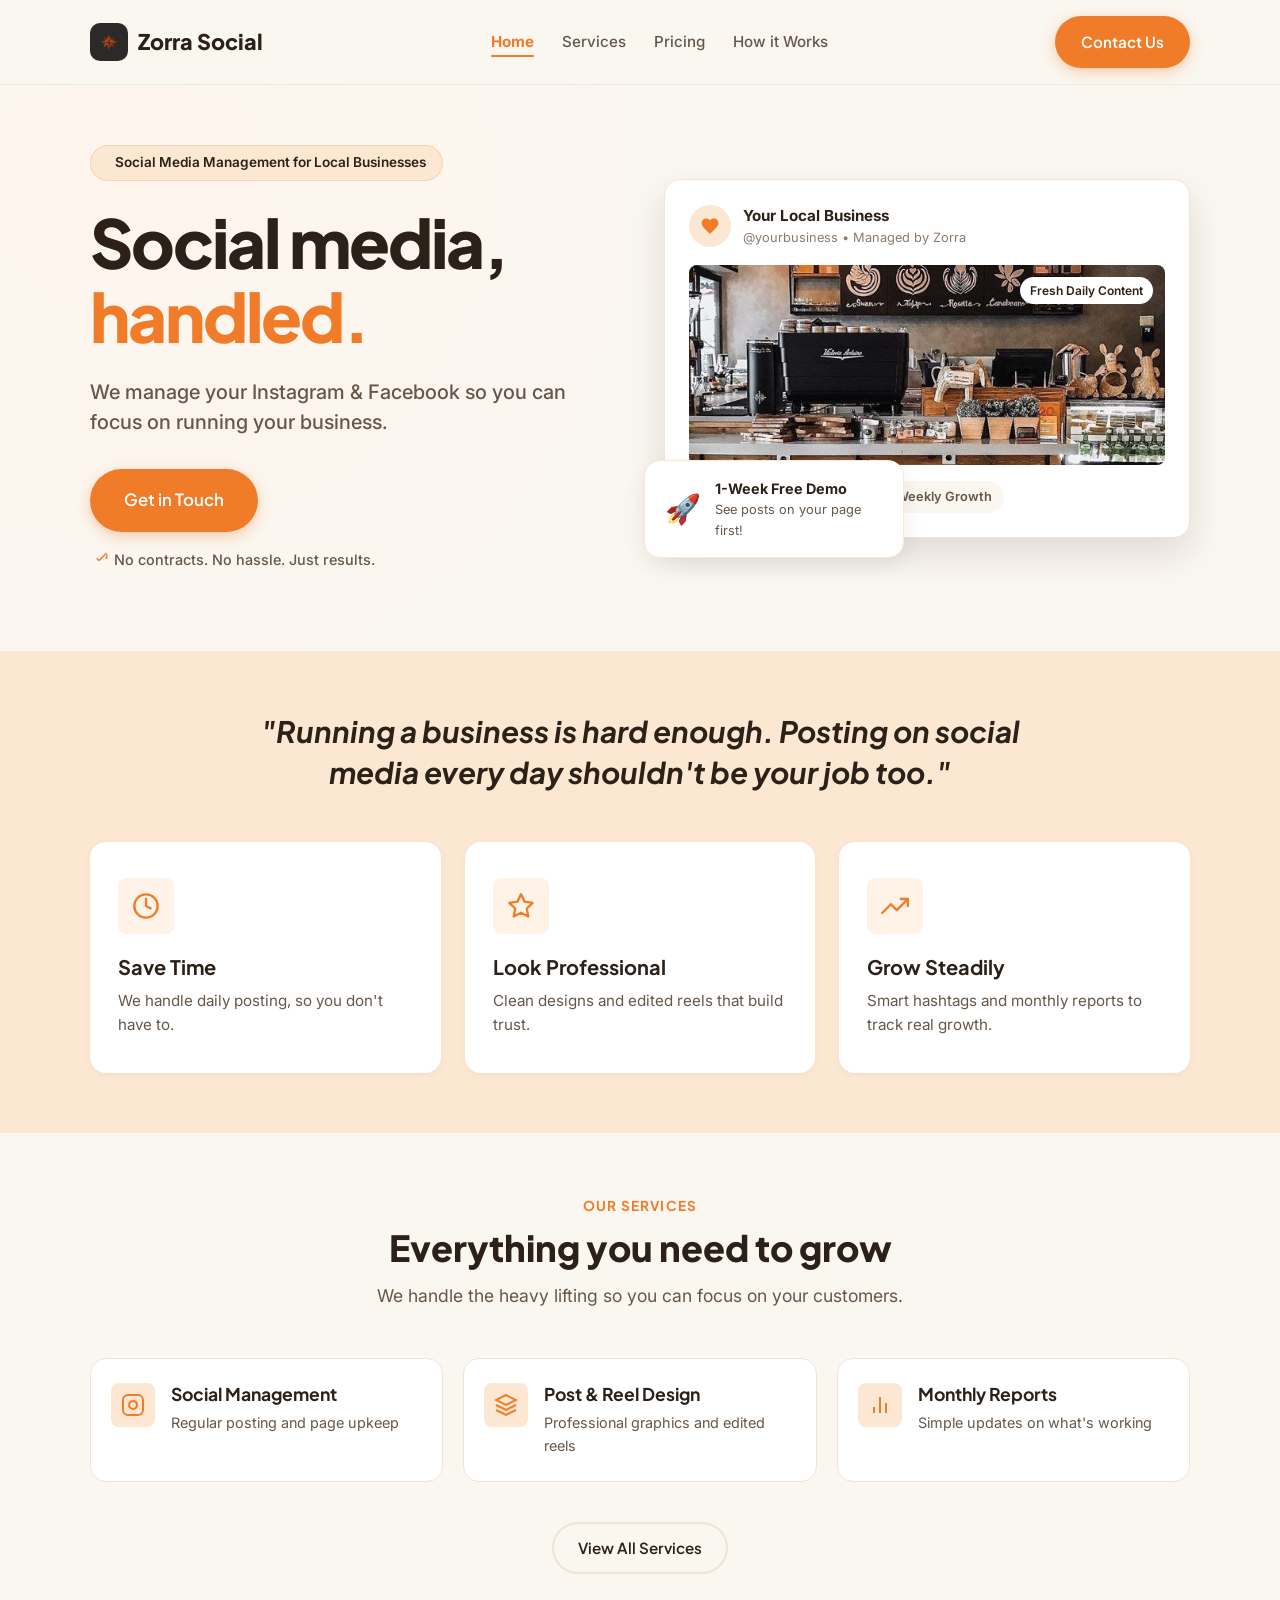
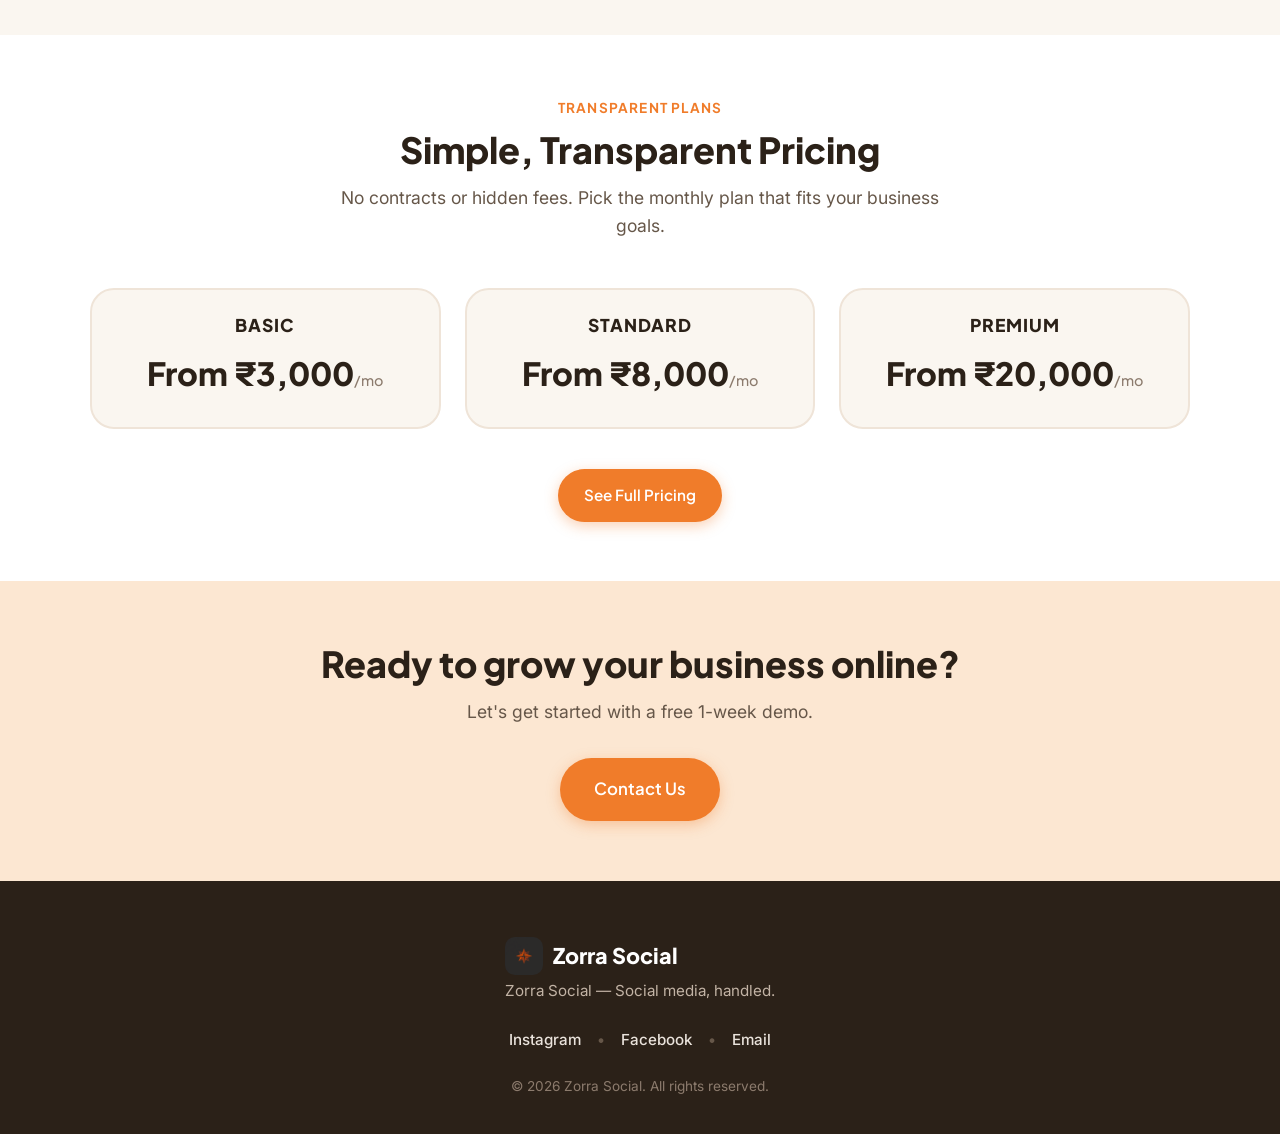
<file: index.html>
<!DOCTYPE html>
<html lang="en">
<head>
  <meta charset="UTF-8">
  <meta name="viewport" content="width=device-width, initial-scale=1.0">
  <title>Zorra Social — Social media, handled.</title>
  <meta name="description" content="We manage Instagram and Facebook for local small businesses. Get in touch for a simple, hassle-free monthly plan.">
  
  <link rel="apple-touch-icon" sizes="180x180" href="favicon_io/apple-touch-icon.png">
  <link rel="icon" type="image/png" sizes="32x32" href="favicon_io/favicon-32x32.png">
  <link rel="icon" type="image/png" sizes="16x16" href="favicon_io/favicon-16x16.png">
  <link rel="shortcut icon" href="favicon_io/favicon.ico">
  <link rel="manifest" href="favicon_io/site.webmanifest">
  <link rel="preconnect" href="https://fonts.googleapis.com">
  <link rel="preconnect" href="https://fonts.gstatic.com" crossorigin>
  <link href="https://fonts.googleapis.com/css2?family=Plus+Jakarta+Sans:wght@500;600;700;800&family=Inter:wght@400;500;600&display=swap" rel="stylesheet">
  <link rel="stylesheet" href="style.css">
</head>
<body>

  <!-- NAVBAR -->
  <nav class="navbar" id="navbar">
    <div class="container nav-container">
      <a href="index.html" class="logo">
        <img src="favicon_io/android-chrome-192x192.png" alt="Zorra Social" class="logo-img">
        <span class="logo-text">Zorra Social</span>
      </a>

      <div class="nav-menu" id="nav-menu">
        <ul class="nav-list">
          <li><a href="index.html" class="nav-link active">Home</a></li>
          <li><a href="services.html" class="nav-link">Services</a></li>
          <li><a href="pricing.html" class="nav-link">Pricing</a></li>
          <li><a href="how-it-works.html" class="nav-link">How it Works</a></li>
        </ul>
        <div class="nav-cta-mobile">
          <a href="contact.html" class="btn btn-primary">Contact Us</a>
        </div>
      </div>

      <div class="nav-actions">
        <a href="contact.html" class="btn btn-primary nav-btn-desktop">Contact Us</a>
        <button class="hamburger" id="hamburger" aria-label="Toggle navigation menu">
          <span></span>
          <span></span>
          <span></span>
        </button>
      </div>
    </div>
  </nav>

  <!-- HERO SECTION -->
  <header class="hero-section">
    <div class="container hero-container">
      <div class="hero-content animate-on-scroll">
        <div class="hero-badge">
          <span></span> Social Media Management for Local Businesses
        </div>
        <h1 class="hero-title">Social media, <span class="highlight-text">handled.</span></h1>
        <p class="hero-subheadline">We manage your Instagram & Facebook so you can focus on running your business.</p>
        
        <div class="hero-cta-group">
          <a href="contact.html" class="btn btn-primary btn-large">Get in Touch</a>
          <p class="hero-guarantee">
            <svg width="18" height="18" viewBox="0 0 24 24" fill="none" stroke="currentColor" stroke-width="2">
              <path d="M22 11.08V12a10 10 10 0 1 1-5.93-9.14"></path>
              <polyline points="22 4 12 14.01 9 11.01"></polyline>
            </svg>
            No contracts. No hassle. Just results.
          </p>
        </div>
      </div>

      <!-- Hero Visual Card Stack -->
      <div class="hero-visual animate-on-scroll">
        <div class="visual-card main-card">
          <div class="card-header">
            <div class="avatar">
              <svg width="20" height="20" viewBox="0 0 24 24" fill="currentColor">
                <path d="M12 21.35l-1.45-1.32C5.4 15.36 2 12.28 2 8.5 2 5.42 4.42 3 7.5 3c1.74 0 3.41.81 4.5 2.09C13.09 3.81 14.76 3 16.5 3 19.58 3 22 5.42 22 8.5c0 3.78-3.4 6.86-8.55 11.54L12 21.35z"/>
              </svg>
            </div>
            <div>
              <span class="profile-name">Your Local Business</span>
              <span class="profile-handle">@yourbusiness • Managed by Zorra</span>
            </div>
          </div>
          <div class="post-preview">
            <div class="post-image-placeholder">
              <img src="img.jpg" alt="">
              <span class="post-tag">Fresh Daily Content</span>
              <div class="post-graphic-icon">
                <svg width="48" height="48" viewBox="0 0 24 24" fill="none" stroke="currentColor" stroke-width="1.5">
                  <rect x="3" y="3" width="18" height="18" rx="2" ry="2"/>
                  <circle cx="8.5" cy="8.5" r="1.5"/>
                  <polyline points="21 15 16 10 5 21"/>
                </svg>
              </div>
            </div>
          </div>
          <div class="post-stats">
            <span class="stat-pill">✨ 100% Done For You</span>
            <span class="stat-pill">📈 Weekly Growth</span>
          </div>
        </div>
        
        <div class="visual-card floating-card">
          <div class="floating-icon">🚀</div>
          <div>
            <strong>1-Week Free Demo</strong>
            <p>See posts on your page first!</p>
          </div>
        </div>
      </div>
    </div>
  </header>

  <!-- PROBLEM / VALUE SECTION -->
  <section class="problem-section" id="value">
    <div class="container animate-on-scroll">
      <div class="section-header center">
        <h2 class="problem-headline" style="font-style: italic;">
          "Running a business is hard enough. Posting on social media every day shouldn't be your job too."
        </h2>
      </div>

      <div class="value-grid">
        <div class="value-card">
          <div class="value-icon">
            <svg width="28" height="28" viewBox="0 0 24 24" fill="none" stroke="currentColor" stroke-width="2" stroke-linecap="round" stroke-linejoin="round">
              <circle cx="12" cy="12" r="10"/>
              <polyline points="12 6 12 12 16 14"/>
            </svg>
          </div>
          <h3>Save Time</h3>
          <p>We handle daily posting, so you don't have to.</p>
        </div>

        <div class="value-card">
          <div class="value-icon">
            <svg width="28" height="28" viewBox="0 0 24 24" fill="none" stroke="currentColor" stroke-width="2" stroke-linecap="round" stroke-linejoin="round">
              <polygon points="12 2 15.09 8.26 22 9.27 17 14.14 18.18 21.02 12 17.77 5.82 21.02 7 14.14 2 9.27 8.91 8.26 12 2"/>
            </svg>
          </div>
          <h3>Look Professional</h3>
          <p>Clean designs and edited reels that build trust.</p>
        </div>

        <div class="value-card">
          <div class="value-icon">
            <svg width="28" height="28" viewBox="0 0 24 24" fill="none" stroke="currentColor" stroke-width="2" stroke-linecap="round" stroke-linejoin="round">
              <polyline points="23 6 13.5 15.5 8.5 10.5 1 18"/>
              <polyline points="17 6 23 6 23 12"/>
            </svg>
          </div>
          <h3>Grow Steadily</h3>
          <p>Smart hashtags and monthly reports to track real growth.</p>
        </div>
      </div>
    </div>
  </section>

  <!-- SERVICES PREVIEW SECTION -->
  <section class="services-section">
    <div class="container animate-on-scroll">
      <div class="section-header center">
        <span class="section-subtitle">OUR SERVICES</span>
        <h2 class="section-title">Everything you need to grow</h2>
        <p class="section-desc">We handle the heavy lifting so you can focus on your customers.</p>
      </div>

      <div class="services-grid" style="margin-bottom: 40px;">
        <!-- Service 1 -->
        <div class="service-card">
          <div class="service-icon-box">
            <svg width="24" height="24" viewBox="0 0 24 24" fill="none" stroke="currentColor" stroke-width="2"><rect x="2" y="2" width="20" height="20" rx="5"/><path d="M16 11.37A4 4 0 1 1 12.63 8 4 4 0 0 1 16 11.37z"/><line x1="17.5" y1="6.5" x2="17.51" y2="6.5"/></svg>
          </div>
          <div class="service-content">
            <h3>Social Management</h3>
            <p>Regular posting and page upkeep</p>
          </div>
        </div>

        <!-- Service 2 -->
        <div class="service-card">
          <div class="service-icon-box">
            <svg width="24" height="24" viewBox="0 0 24 24" fill="none" stroke="currentColor" stroke-width="2"><polygon points="12 2 2 7 12 12 22 7 12 2"/><polyline points="2 17 12 22 22 17"/><polyline points="2 12 12 17 22 12"/></svg>
          </div>
          <div class="service-content">
            <h3>Post & Reel Design</h3>
            <p>Professional graphics and edited reels</p>
          </div>
        </div>

        <!-- Service 3 -->
        <div class="service-card">
          <div class="service-icon-box">
            <svg width="24" height="24" viewBox="0 0 24 24" fill="none" stroke="currentColor" stroke-width="2"><line x1="18" y1="20" x2="18" y2="10"/><line x1="12" y1="20" x2="12" y2="4"/><line x1="6" y1="20" x2="6" y2="14"/></svg>
          </div>
          <div class="service-content">
            <h3>Monthly Reports</h3>
            <p>Simple updates on what's working</p>
          </div>
        </div>
      </div>
      
      <div style="text-align: center;">
        <a href="services.html" class="btn btn-outline">View All Services</a>
      </div>
    </div>
  </section>

  <!-- PRICING PREVIEW SECTION -->
  <section class="pricing-section">
    <div class="container animate-on-scroll">
      <div class="section-header center">
        <span class="section-subtitle">TRANSPARENT PLANS</span>
        <h2 class="section-title">Simple, Transparent Pricing</h2>
        <p class="section-desc">No contracts or hidden fees. Pick the monthly plan that fits your business goals.</p>
      </div>

      <div class="pricing-grid" style="margin-bottom: 40px;">
        <div class="pricing-card" style="padding: 24px; text-align: center; justify-content: center;">
          <h3 class="plan-name">BASIC</h3>
          <div class="plan-price">From ₹3,000<span>/mo</span></div>
        </div>
        <div class="pricing-card" style="padding: 24px; text-align: center; justify-content: center;">
          <h3 class="plan-name">STANDARD</h3>
          <div class="plan-price">From ₹8,000<span>/mo</span></div>
        </div>
        <div class="pricing-card" style="padding: 24px; text-align: center; justify-content: center;">
          <h3 class="plan-name">PREMIUM</h3>
          <div class="plan-price">From ₹20,000<span>/mo</span></div>
        </div>
      </div>
      
      <div style="text-align: center;">
        <a href="pricing.html" class="btn btn-primary">See Full Pricing</a>
      </div>
    </div>
  </section>

  <!-- FINAL CTA SECTION -->
  <section class="how-section">
    <div class="container animate-on-scroll">
      <div class="section-header center" style="margin-bottom: 0;">
        <h2 class="section-title">Ready to grow your business online?</h2>
        <p class="section-desc" style="margin-bottom: 32px;">Let's get started with a free 1-week demo.</p>
        <a href="contact.html" class="btn btn-primary btn-large">Contact Us</a>
      </div>
    </div>
  </section>

  <!-- FOOTER -->
  <footer class="footer">
    <div class="container footer-container">
      <div class="footer-brand">
        <a href="index.html" class="logo">
          <img src="favicon_io/android-chrome-192x192.png" alt="Zorra Social" class="logo-img">
          <span class="logo-text">Zorra Social</span>
        </a>
        <p class="footer-tagline">Zorra Social — Social media, handled.</p>
      </div>

      <div class="footer-socials">
        <a href="#" target="_blank" rel="noopener noreferrer" aria-label="Instagram">Instagram</a>
        <span class="footer-divider">•</span>
        <a href="#" target="_blank" rel="noopener noreferrer" aria-label="Facebook">Facebook</a>
        <span class="footer-divider">•</span>
        <a href="mailto:contact@zorrasocial.com" aria-label="Email">Email</a>
      </div>

      <div class="footer-bottom">
        <p>© 2026 Zorra Social. All rights reserved.</p>
      </div>
    </div>
  </footer>

  <script src="script.js"></script>
</body>
</html>
</file>
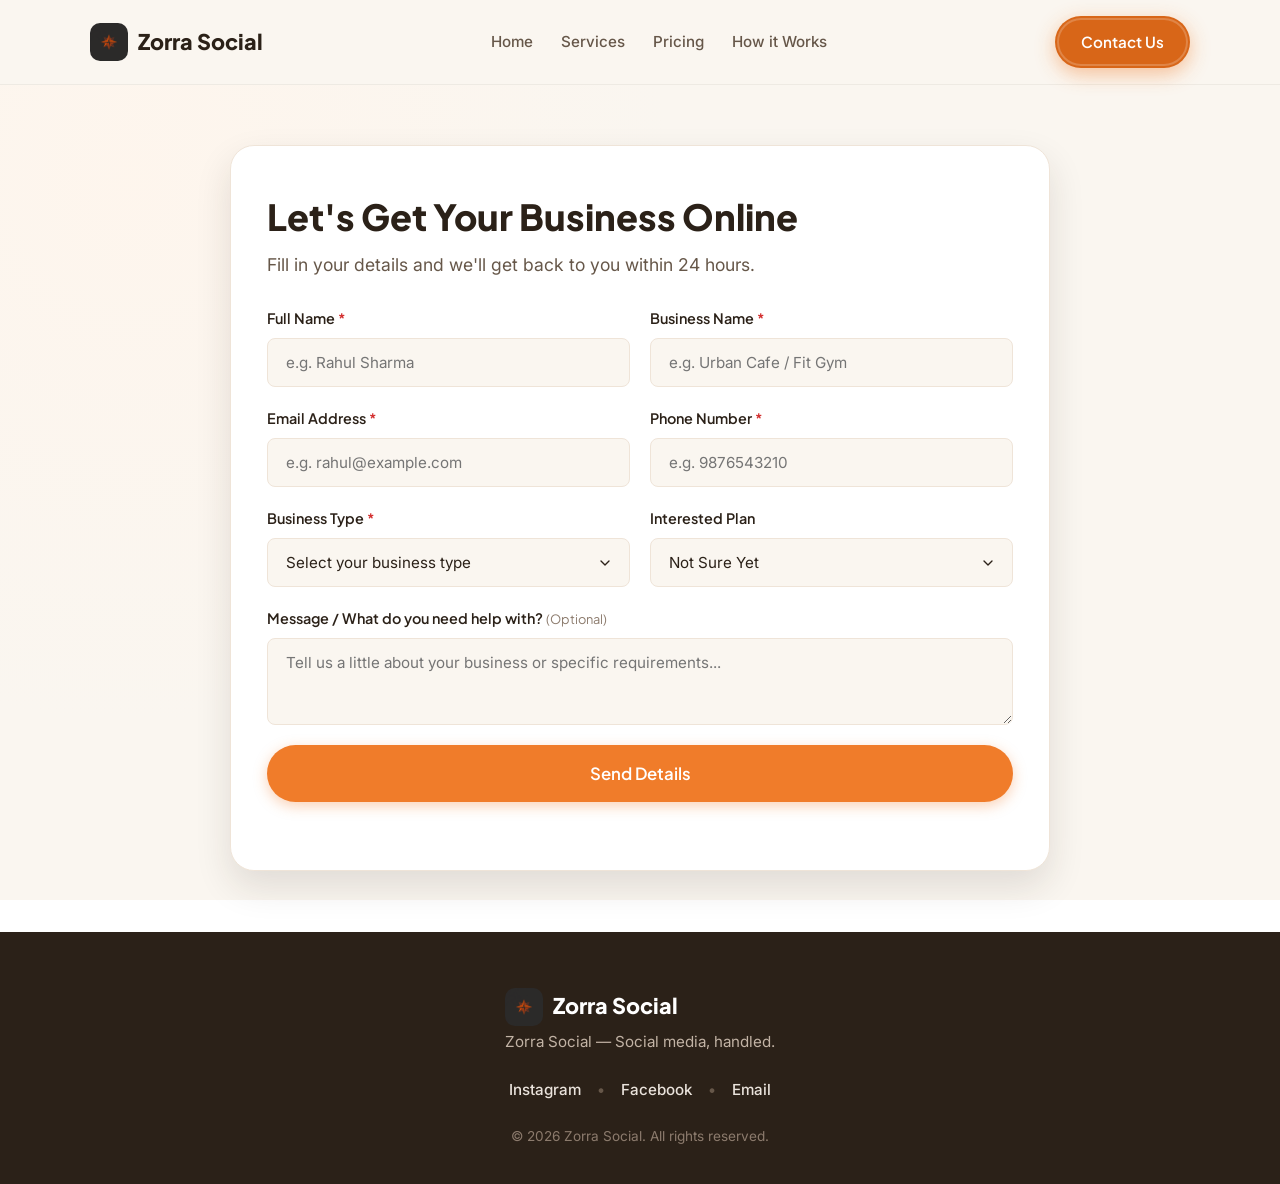
<file: contact.html>
<!DOCTYPE html>
<html lang="en">
<head>
  <meta charset="UTF-8">
  <meta name="viewport" content="width=device-width, initial-scale=1.0">
  <title>Contact Us | Zorra Social — Get in Touch</title>
  <meta name="description" content="Get in touch with Zorra Social. Fill out our simple contact form and we'll get back to you within 24 hours with a plan tailored to your business.">

  <link rel="apple-touch-icon" sizes="180x180" href="favicon_io/apple-touch-icon.png">
  <link rel="icon" type="image/png" sizes="32x32" href="favicon_io/favicon-32x32.png">
  <link rel="icon" type="image/png" sizes="16x16" href="favicon_io/favicon-16x16.png">
  <link rel="shortcut icon" href="favicon_io/favicon.ico">
  <link rel="manifest" href="favicon_io/site.webmanifest">
  <link rel="preconnect" href="https://fonts.googleapis.com">
  <link rel="preconnect" href="https://fonts.gstatic.com" crossorigin>
  <link href="https://fonts.googleapis.com/css2?family=Plus+Jakarta+Sans:wght@500;600;700;800&family=Inter:wght@400;500;600&display=swap" rel="stylesheet">
  <link rel="stylesheet" href="style.css">
</head>
<body>

  <!-- NAVBAR -->
  <nav class="navbar" id="navbar">
    <div class="container nav-container">
      <a href="index.html" class="logo">
        <img src="favicon_io/android-chrome-192x192.png" alt="Zorra Social" class="logo-img">
        <span class="logo-text">Zorra Social</span>
      </a>

      <div class="nav-menu" id="nav-menu">
        <ul class="nav-list">
          <li><a href="index.html" class="nav-link">Home</a></li>
          <li><a href="services.html" class="nav-link">Services</a></li>
          <li><a href="pricing.html" class="nav-link">Pricing</a></li>
          <li><a href="how-it-works.html" class="nav-link">How it Works</a></li>
        </ul>
        <div class="nav-cta-mobile">
          <a href="contact.html" class="btn btn-primary nav-contact-active">Contact Us</a>
        </div>
      </div>

      <div class="nav-actions">
        <a href="contact.html" class="btn btn-primary nav-btn-desktop nav-contact-active">Contact Us</a>
        <button class="hamburger" id="hamburger" aria-label="Toggle navigation menu">
          <span></span><span></span><span></span>
        </button>
      </div>
    </div>
  </nav>

  <!-- CONTACT FORM SECTION -->
  <section class="contact-section" style="background-color: transparent;">
    <div class="container animate-on-scroll">
      <div class="contact-card-wrapper">
        <div class="contact-header center">
          <h1 style="font-size: 2.25rem; font-weight: 800; margin-bottom: 12px;">Let's Get Your Business Online</h1>
          <p>Fill in your details and we'll get back to you within 24 hours.</p>
        </div>

        <!-- Dynamic Selected Plan Indicator Banner -->
        <div class="selected-plan-banner" id="selectedPlanBanner" style="display: none;">
          <span>Interested in: <strong id="selectedPlanName">Standard Plan</strong></span>
          <button type="button" class="clear-plan-btn" id="clearPlanBtn" aria-label="Clear selected plan">&times;</button>
        </div>

        <div class="contact-form-container">
          <!--
            FORM BACKEND INTEGRATION NOTE:
            To connect to a backend service like Formspree or Google Forms:
            Replace action="#" with your endpoint URL (e.g., action="https://formspree.io/f/your_form_id")
            and set method="POST".
          -->
          <form class="contact-form" id="contactForm" action="#" method="POST" novalidate>
            <div class="form-row">
              <div class="form-group">
                <label for="fullName">Full Name <span class="req">*</span></label>
                <input type="text" id="fullName" name="fullName" placeholder="e.g. Rahul Sharma" required>
                <span class="field-error" id="fullNameError"></span>
              </div>

              <div class="form-group">
                <label for="businessName">Business Name <span class="req">*</span></label>
                <input type="text" id="businessName" name="businessName" placeholder="e.g. Urban Cafe / Fit Gym" required>
                <span class="field-error" id="businessNameError"></span>
              </div>
            </div>

            <div class="form-row">
              <div class="form-group">
                <label for="email">Email Address <span class="req">*</span></label>
                <input type="email" id="email" name="email" placeholder="e.g. rahul@example.com" required>
                <span class="field-error" id="emailError"></span>
              </div>

              <div class="form-group">
                <label for="phone">Phone Number <span class="req">*</span></label>
                <input type="tel" id="phone" name="phone" placeholder="e.g. 9876543210" required>
                <span class="field-error" id="phoneError"></span>
              </div>
            </div>

            <div class="form-row">
              <div class="form-group">
                <label for="businessType">Business Type <span class="req">*</span></label>
                <select id="businessType" name="businessType" required>
                  <option value="" disabled selected>Select your business type</option>
                  <option value="Restaurant/Cafe">Restaurant / Cafe</option>
                  <option value="Gym/Fitness">Gym / Fitness Center</option>
                  <option value="Clinic">Clinic / Healthcare</option>
                  <option value="Coaching/Classes">Coaching / Classes</option>
                  <option value="Clothing Store">Clothing / Retail Store</option>
                  <option value="Other">Other Local Business</option>
                </select>
                <span class="field-error" id="businessTypeError"></span>
              </div>

              <div class="form-group">
                <label for="interestedPlan">Interested Plan</label>
                <select id="interestedPlan" name="interestedPlan">
                  <option value="Not Sure Yet">Not Sure Yet</option>
                  <option value="Basic">Basic (₹3,000–₹5,000/mo)</option>
                  <option value="Standard">Standard (₹8,000–₹15,000/mo)</option>
                  <option value="Premium">Premium (₹20,000+/mo)</option>
                </select>
              </div>
            </div>

            <div class="form-group">
              <label for="message">Message / What do you need help with? <span class="optional">(Optional)</span></label>
              <textarea id="message" name="message" rows="3" placeholder="Tell us a little about your business or specific requirements..."></textarea>
            </div>

            <button type="submit" class="btn btn-primary btn-full btn-large" id="submitBtn">Send Details</button>
            <div class="form-status" id="formStatus"></div>
          </form>
        </div>
      </div>
    </div>
  </section>

  <!-- FOOTER -->
  <footer class="footer">
    <div class="container footer-container">
      <div class="footer-brand">
        <a href="index.html" class="logo">
          <img src="favicon_io/android-chrome-192x192.png" alt="Zorra Social" class="logo-img">
          <span class="logo-text">Zorra Social</span>
        </a>
        <p class="footer-tagline">Zorra Social — Social media, handled.</p>
      </div>
      <div class="footer-socials">
        <a href="#" target="_blank" rel="noopener noreferrer">Instagram</a>
        <span class="footer-divider">•</span>
        <a href="#" target="_blank" rel="noopener noreferrer">Facebook</a>
        <span class="footer-divider">•</span>
        <a href="mailto:contact@zorrasocial.com">Email</a>
      </div>
      <div class="footer-bottom">
        <p>© 2026 Zorra Social. All rights reserved.</p>
      </div>
    </div>
  </footer>

  <script src="script.js"></script>
</body>
</html>
</file>
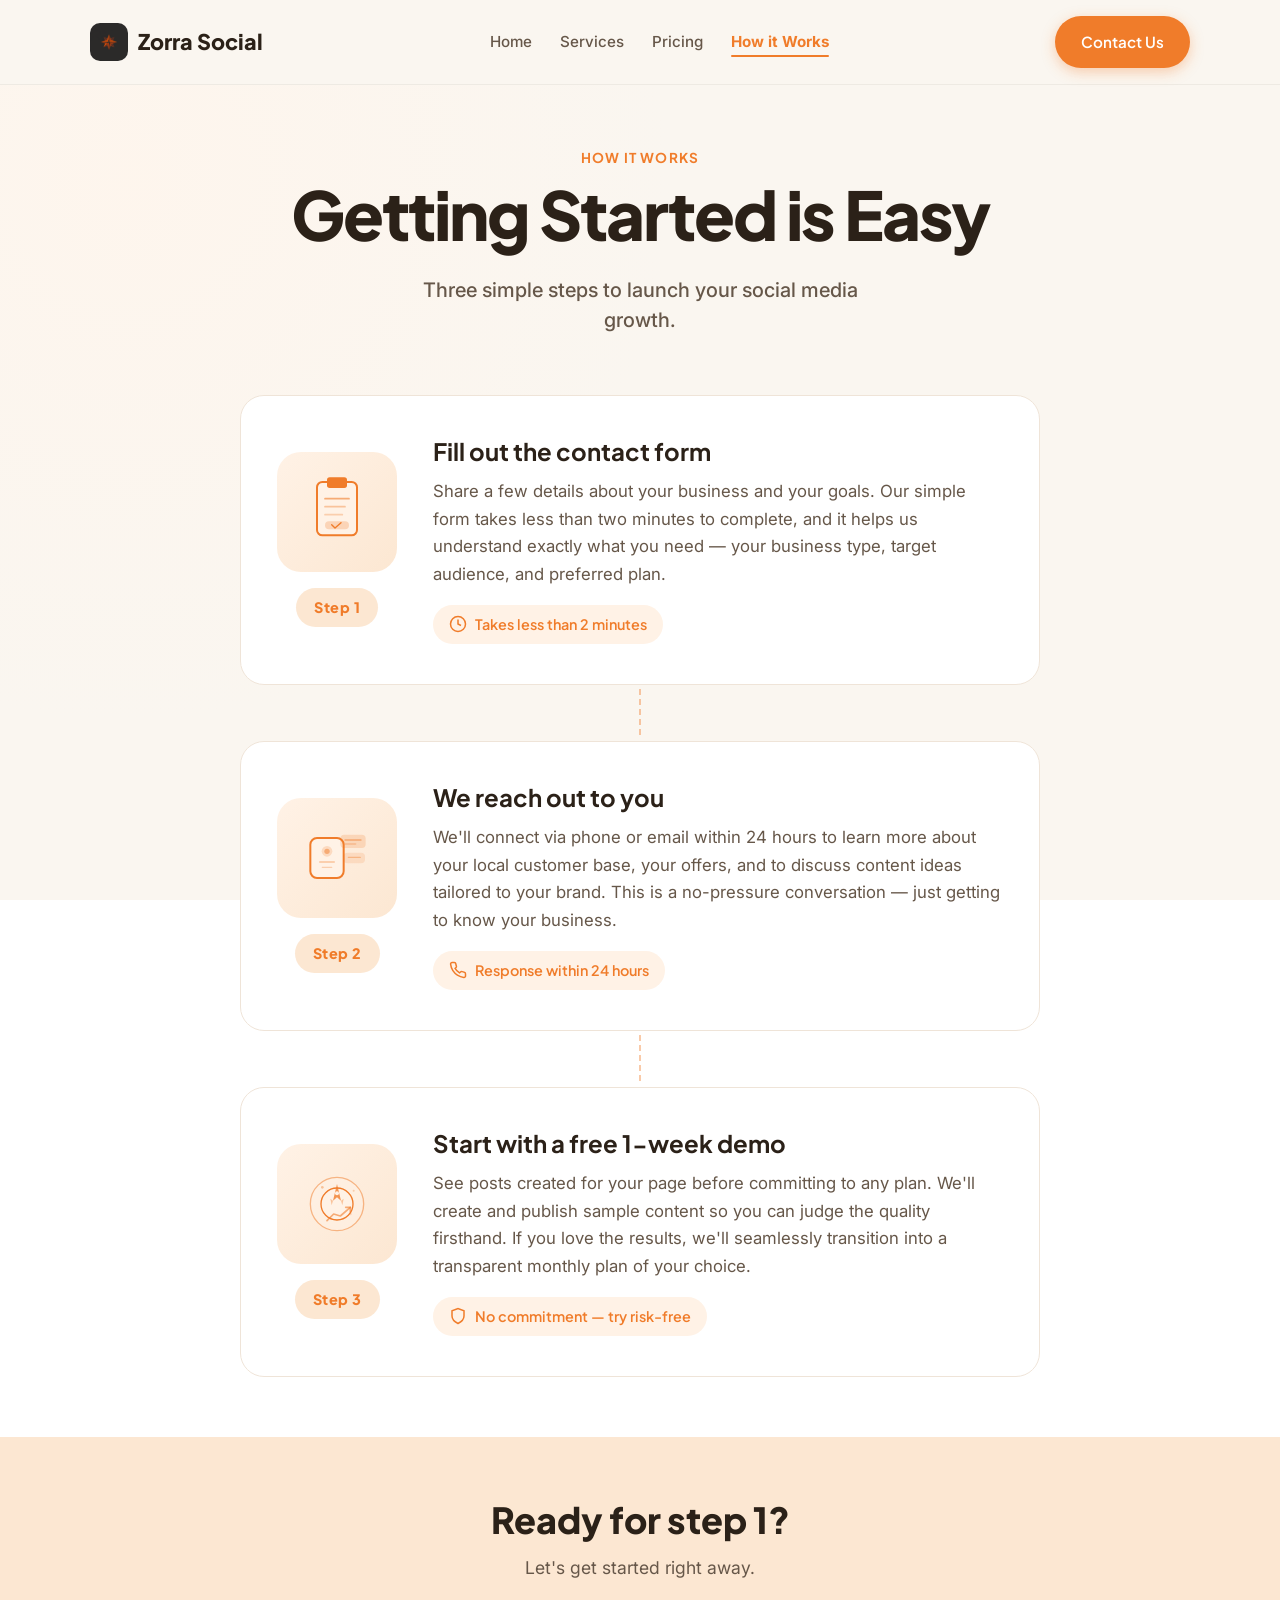
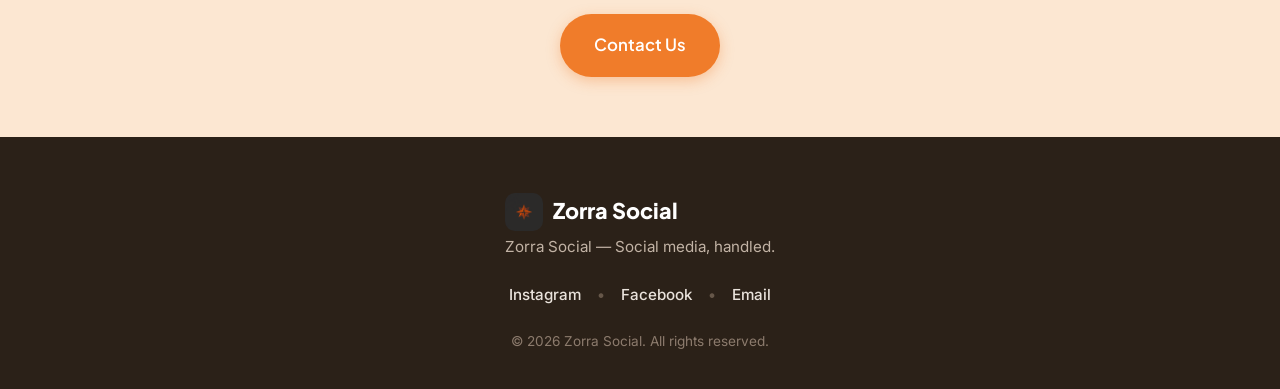
<file: how-it-works.html>
<!DOCTYPE html>
<html lang="en">
<head>
  <meta charset="UTF-8">
  <meta name="viewport" content="width=device-width, initial-scale=1.0">
  <title>How It Works | Zorra Social — 3 Simple Steps</title>
  <meta name="description" content="Getting started with Zorra Social is easy. Fill out a form, we reach out, and you start with a free 1-week demo. Three simple steps to social media growth.">

  <link rel="apple-touch-icon" sizes="180x180" href="favicon_io/apple-touch-icon.png">
  <link rel="icon" type="image/png" sizes="32x32" href="favicon_io/favicon-32x32.png">
  <link rel="icon" type="image/png" sizes="16x16" href="favicon_io/favicon-16x16.png">
  <link rel="shortcut icon" href="favicon_io/favicon.ico">
  <link rel="manifest" href="favicon_io/site.webmanifest">
  <link rel="preconnect" href="https://fonts.googleapis.com">
  <link rel="preconnect" href="https://fonts.gstatic.com" crossorigin>
  <link href="https://fonts.googleapis.com/css2?family=Plus+Jakarta+Sans:wght@500;600;700;800&family=Inter:wght@400;500;600&display=swap" rel="stylesheet">
  <link rel="stylesheet" href="style.css">
</head>
<body>

  <!-- NAVBAR -->
  <nav class="navbar" id="navbar">
    <div class="container nav-container">
      <a href="index.html" class="logo">
        <img src="favicon_io/android-chrome-192x192.png" alt="Zorra Social" class="logo-img">
        <span class="logo-text">Zorra Social</span>
      </a>

      <div class="nav-menu" id="nav-menu">
        <ul class="nav-list">
          <li><a href="index.html" class="nav-link">Home</a></li>
          <li><a href="services.html" class="nav-link">Services</a></li>
          <li><a href="pricing.html" class="nav-link">Pricing</a></li>
          <li><a href="how-it-works.html" class="nav-link active">How it Works</a></li>
        </ul>
        <div class="nav-cta-mobile">
          <a href="contact.html" class="btn btn-primary">Contact Us</a>
        </div>
      </div>

      <div class="nav-actions">
        <a href="contact.html" class="btn btn-primary nav-btn-desktop">Contact Us</a>
        <button class="hamburger" id="hamburger" aria-label="Toggle navigation menu">
          <span></span><span></span><span></span>
        </button>
      </div>
    </div>
  </nav>

  <!-- HOW IT WORKS HEADER -->
  <header class="hero-section" style="padding-bottom: 20px; text-align: center;">
    <div class="container animate-on-scroll">
      <span class="section-subtitle">HOW IT WORKS</span>
      <h1 class="hero-title">Getting Started is Easy</h1>
      <p class="hero-subheadline" style="margin: 0 auto;">Three simple steps to launch your social media growth.</p>
    </div>
  </header>

  <!-- EXPANDED STEPS SECTION -->
  <section class="how-section" style="padding-top: 40px; background-color: transparent;">
    <div class="container">
      <div class="steps-expanded">

        <!-- Step 1 -->
        <div class="step-expanded-card animate-on-scroll">
          <div class="step-expanded-visual">
            <div class="step-illustration">
              <svg width="80" height="80" viewBox="0 0 120 120" fill="none" xmlns="http://www.w3.org/2000/svg">
                <!-- Clipboard / Form illustration -->
                <rect x="30" y="15" width="60" height="80" rx="8" stroke="#F07C2A" stroke-width="3" fill="#FFF2E6"/>
                <rect x="45" y="8" width="30" height="16" rx="4" fill="#F07C2A"/>
                <line x1="42" y1="40" x2="78" y2="40" stroke="#F07C2A" stroke-width="2.5" stroke-linecap="round" opacity="0.6"/>
                <line x1="42" y1="52" x2="72" y2="52" stroke="#F07C2A" stroke-width="2.5" stroke-linecap="round" opacity="0.4"/>
                <line x1="42" y1="64" x2="68" y2="64" stroke="#F07C2A" stroke-width="2.5" stroke-linecap="round" opacity="0.3"/>
                <rect x="42" y="74" width="36" height="12" rx="6" fill="#F07C2A" opacity="0.25"/>
                <polyline points="52,79 57,84 66,76" stroke="#F07C2A" stroke-width="2" fill="none" stroke-linecap="round" stroke-linejoin="round"/>
              </svg>
            </div>
            <div class="step-badge-large">Step 1</div>
          </div>
          <div class="step-expanded-body">
            <h3>Fill out the contact form</h3>
            <p>Share a few details about your business and your goals. Our simple form takes less than two minutes to complete, and it helps us understand exactly what you need — your business type, target audience, and preferred plan.</p>
            <div class="step-highlight">
              <svg width="18" height="18" viewBox="0 0 24 24" fill="none" stroke="currentColor" stroke-width="2"><circle cx="12" cy="12" r="10"/><polyline points="12 6 12 12 16 14"/></svg>
              Takes less than 2 minutes
            </div>
          </div>
        </div>

        <!-- Connector -->
        <div class="step-connector animate-on-scroll">
          <svg width="2" height="48" viewBox="0 0 2 48"><line x1="1" y1="0" x2="1" y2="48" stroke="#F07C2A" stroke-width="2" stroke-dasharray="6 4" opacity="0.4"/></svg>
        </div>

        <!-- Step 2 -->
        <div class="step-expanded-card animate-on-scroll">
          <div class="step-expanded-visual">
            <div class="step-illustration">
              <svg width="80" height="80" viewBox="0 0 120 120" fill="none" xmlns="http://www.w3.org/2000/svg">
                <!-- Chat / Phone conversation illustration -->
                <rect x="20" y="30" width="50" height="60" rx="10" stroke="#F07C2A" stroke-width="3" fill="#FFF2E6"/>
                <circle cx="45" cy="50" r="8" fill="#F07C2A" opacity="0.2"/>
                <circle cx="45" cy="50" r="4" fill="#F07C2A" opacity="0.5"/>
                <line x1="34" y1="66" x2="56" y2="66" stroke="#F07C2A" stroke-width="2" stroke-linecap="round" opacity="0.4"/>
                <line x1="38" y1="74" x2="52" y2="74" stroke="#F07C2A" stroke-width="2" stroke-linecap="round" opacity="0.3"/>
                <!-- Chat bubbles -->
                <rect x="65" y="25" width="38" height="20" rx="6" fill="#F07C2A" opacity="0.2"/>
                <line x1="72" y1="33" x2="96" y2="33" stroke="#F07C2A" stroke-width="2" stroke-linecap="round" opacity="0.5"/>
                <line x1="72" y1="39" x2="88" y2="39" stroke="#F07C2A" stroke-width="2" stroke-linecap="round" opacity="0.3"/>
                <rect x="70" y="52" width="32" height="16" rx="6" fill="#F07C2A" opacity="0.15"/>
                <line x1="77" y1="59" x2="95" y2="59" stroke="#F07C2A" stroke-width="2" stroke-linecap="round" opacity="0.4"/>
              </svg>
            </div>
            <div class="step-badge-large">Step 2</div>
          </div>
          <div class="step-expanded-body">
            <h3>We reach out to you</h3>
            <p>We'll connect via phone or email within 24 hours to learn more about your local customer base, your offers, and to discuss content ideas tailored to your brand. This is a no-pressure conversation — just getting to know your business.</p>
            <div class="step-highlight">
              <svg width="18" height="18" viewBox="0 0 24 24" fill="none" stroke="currentColor" stroke-width="2"><path d="M22 16.92v3a2 2 0 0 1-2.18 2 19.79 19.79 0 0 1-8.63-3.07 19.5 19.5 0 0 1-6-6 19.79 19.79 0 0 1-3.07-8.67A2 2 0 0 1 4.11 2h3a2 2 0 0 1 2 1.72c.127.96.361 1.903.7 2.81a2 2 0 0 1-.45 2.11L8.09 9.91a16 16 0 0 0 6 6l1.27-1.27a2 2 0 0 1 2.11-.45c.907.339 1.85.573 2.81.7A2 2 0 0 1 22 16.92z"/></svg>
              Response within 24 hours
            </div>
          </div>
        </div>

        <!-- Connector -->
        <div class="step-connector animate-on-scroll">
          <svg width="2" height="48" viewBox="0 0 2 48"><line x1="1" y1="0" x2="1" y2="48" stroke="#F07C2A" stroke-width="2" stroke-dasharray="6 4" opacity="0.4"/></svg>
        </div>

        <!-- Step 3 -->
        <div class="step-expanded-card animate-on-scroll">
          <div class="step-expanded-visual">
            <div class="step-illustration">
              <svg width="80" height="80" viewBox="0 0 120 120" fill="none" xmlns="http://www.w3.org/2000/svg">
                <!-- Rocket / Launch illustration -->
                <circle cx="60" cy="60" r="40" stroke="#F07C2A" stroke-width="2" fill="#FFF2E6" opacity="0.5"/>
                <circle cx="60" cy="60" r="24" stroke="#F07C2A" stroke-width="2" fill="#FFF2E6"/>
                <path d="M60 30 L54 55 L60 50 L66 55 Z" fill="#F07C2A" opacity="0.8"/>
                <path d="M50 52 L54 55 L52 62 Z" fill="#F07C2A" opacity="0.4"/>
                <path d="M70 52 L66 55 L68 62 Z" fill="#F07C2A" opacity="0.4"/>
                <circle cx="60" cy="44" r="3" fill="#FFF2E6"/>
                <!-- Stars -->
                <circle cx="38" cy="35" r="2" fill="#F07C2A" opacity="0.4"/>
                <circle cx="85" cy="40" r="1.5" fill="#F07C2A" opacity="0.3"/>
                <circle cx="80" cy="75" r="2" fill="#F07C2A" opacity="0.25"/>
                <!-- Growth arrow -->
                <polyline points="45,85 55,75 65,78 80,65" stroke="#F07C2A" stroke-width="2.5" fill="none" stroke-linecap="round" stroke-linejoin="round" opacity="0.6"/>
                <polyline points="73,65 80,65 80,72" stroke="#F07C2A" stroke-width="2.5" fill="none" stroke-linecap="round" stroke-linejoin="round" opacity="0.6"/>
              </svg>
            </div>
            <div class="step-badge-large">Step 3</div>
          </div>
          <div class="step-expanded-body">
            <h3>Start with a free 1-week demo</h3>
            <p>See posts created for your page before committing to any plan. We'll create and publish sample content so you can judge the quality firsthand. If you love the results, we'll seamlessly transition into a transparent monthly plan of your choice.</p>
            <div class="step-highlight">
              <svg width="18" height="18" viewBox="0 0 24 24" fill="none" stroke="currentColor" stroke-width="2"><path d="M12 22s8-4 8-10V5l-8-3-8 3v7c0 6 8 10 8 10z"/></svg>
              No commitment — try risk-free
            </div>
          </div>
        </div>

      </div>
    </div>
  </section>

  <!-- CTA -->
  <section class="how-section">
    <div class="container animate-on-scroll">
      <div class="section-header center" style="margin-bottom: 0;">
        <h2 class="section-title">Ready for step 1?</h2>
        <p class="section-desc" style="margin-bottom: 32px;">Let's get started right away.</p>
        <a href="contact.html" class="btn btn-primary btn-large">Contact Us</a>
      </div>
    </div>
  </section>

  <!-- FOOTER -->
  <footer class="footer">
    <div class="container footer-container">
      <div class="footer-brand">
        <a href="index.html" class="logo">
          <img src="favicon_io/android-chrome-192x192.png" alt="Zorra Social" class="logo-img">
          <span class="logo-text">Zorra Social</span>
        </a>
        <p class="footer-tagline">Zorra Social — Social media, handled.</p>
      </div>
      <div class="footer-socials">
        <a href="#" target="_blank" rel="noopener noreferrer">Instagram</a>
        <span class="footer-divider">•</span>
        <a href="#" target="_blank" rel="noopener noreferrer">Facebook</a>
        <span class="footer-divider">•</span>
        <a href="mailto:contact@zorrasocial.com">Email</a>
      </div>
      <div class="footer-bottom">
        <p>© 2026 Zorra Social. All rights reserved.</p>
      </div>
    </div>
  </footer>

  <script src="script.js"></script>
</body>
</html>
</file>
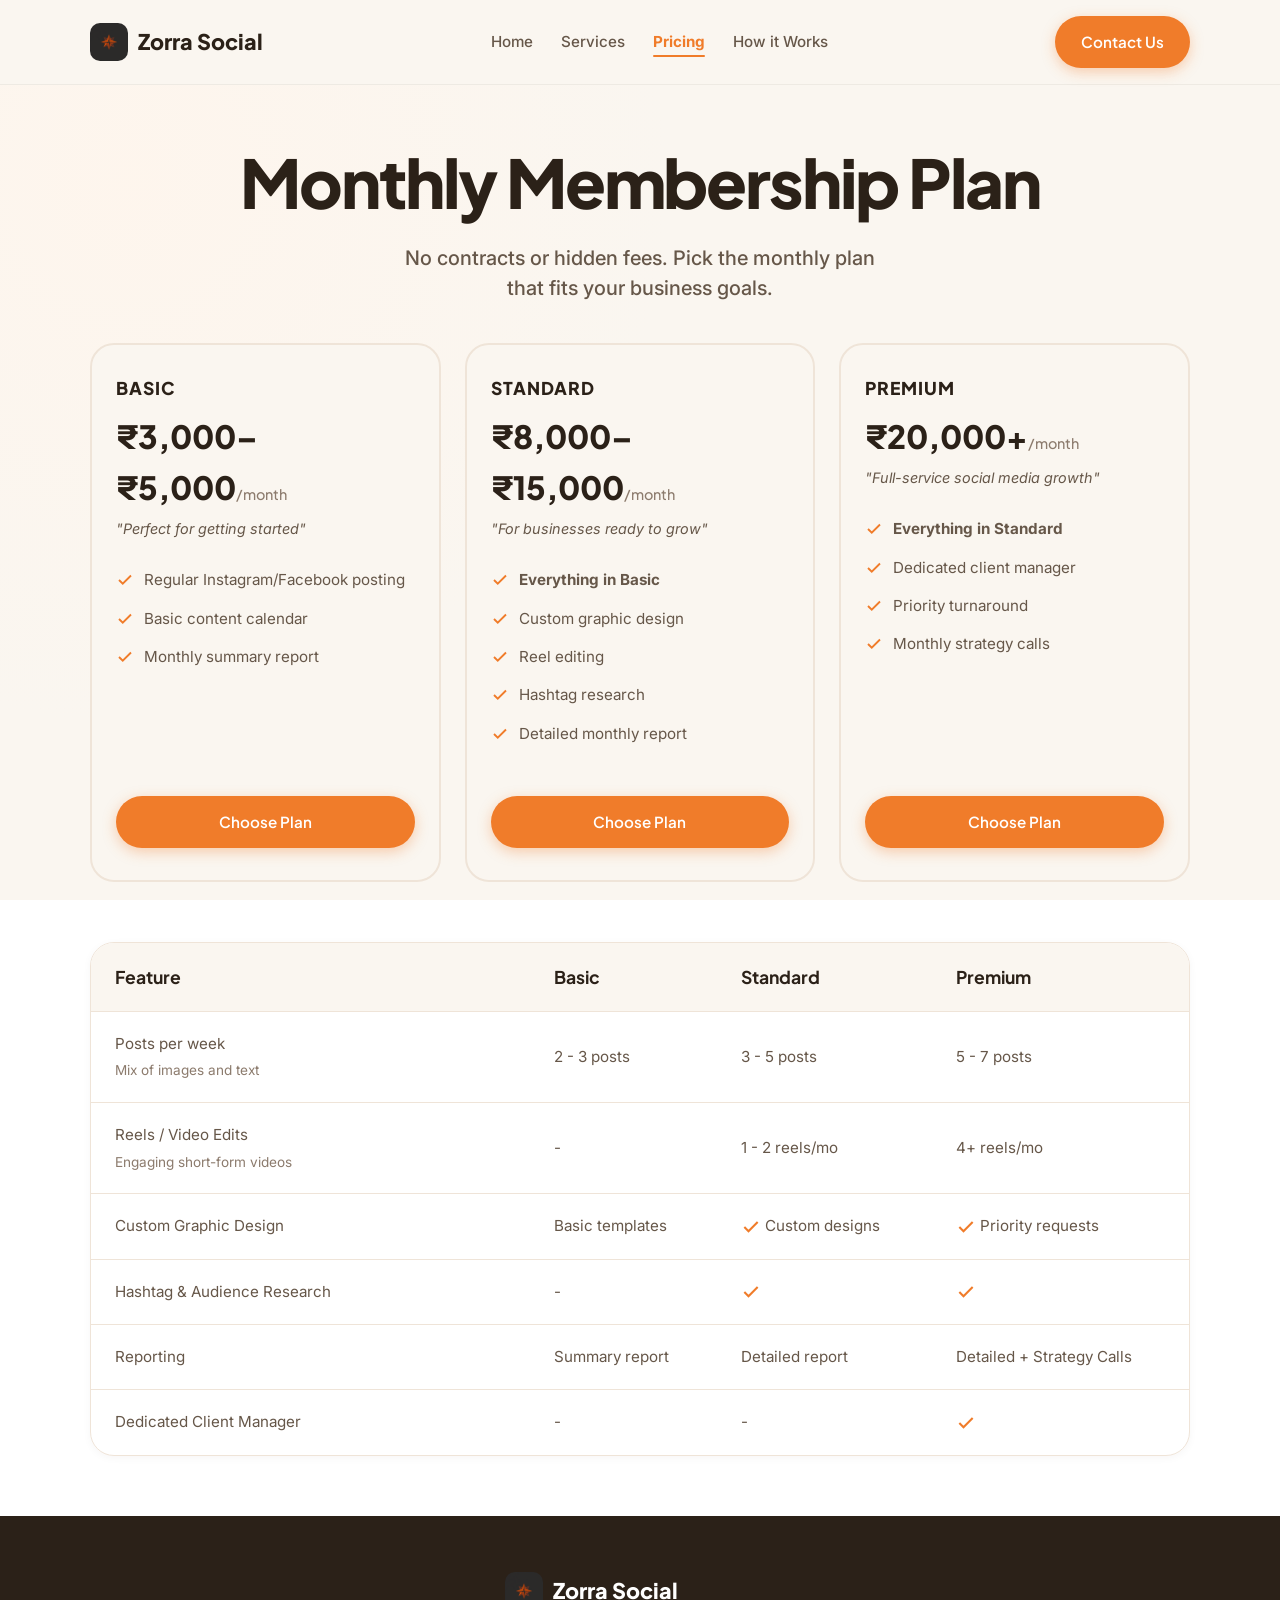
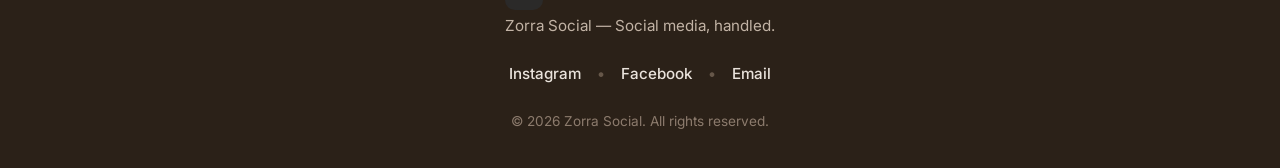
<file: pricing.html>
<!DOCTYPE html>
<html lang="en">

<head>
  <meta charset="UTF-8">
  <meta name="viewport" content="width=device-width, initial-scale=1.0">
  <title>Pricing | Zorra Social</title>
  <link rel="apple-touch-icon" sizes="180x180" href="favicon_io/apple-touch-icon.png">
  <link rel="icon" type="image/png" sizes="32x32" href="favicon_io/favicon-32x32.png">
  <link rel="icon" type="image/png" sizes="16x16" href="favicon_io/favicon-16x16.png">
  <link rel="shortcut icon" href="favicon_io/favicon.ico">
  <link rel="manifest" href="favicon_io/site.webmanifest">
  <link rel="preconnect" href="https://fonts.googleapis.com">
  <link rel="preconnect" href="https://fonts.gstatic.com" crossorigin>
  <link
    href="https://fonts.googleapis.com/css2?family=Plus+Jakarta+Sans:wght@500;600;700;800&family=Inter:wght@400;500;600&display=swap"
    rel="stylesheet">
  <link rel="stylesheet" href="style.css">
</head>

<body>

  <!-- NAVBAR -->
  <nav class="navbar" id="navbar">
    <div class="container nav-container">
      <a href="index.html" class="logo">
        <img src="favicon_io/android-chrome-192x192.png" alt="Zorra Social" class="logo-img">
        <span class="logo-text">Zorra Social</span>
      </a>

      <div class="nav-menu" id="nav-menu">
        <ul class="nav-list">
          <li><a href="index.html" class="nav-link">Home</a></li>
          <li><a href="services.html" class="nav-link">Services</a></li>
          <li><a href="pricing.html" class="nav-link active">Pricing</a></li>
          <li><a href="how-it-works.html" class="nav-link">How it Works</a></li>
        </ul>
        <div class="nav-cta-mobile">
          <a href="contact.html" class="btn btn-primary">Contact Us</a>
        </div>
      </div>

      <div class="nav-actions">
        <a href="contact.html" class="btn btn-primary nav-btn-desktop">Contact Us</a>
        <button class="hamburger" id="hamburger" aria-label="Toggle navigation menu">
          <span></span><span></span><span></span>
        </button>
      </div>
    </div>
  </nav>

  <!-- PRICING HEADER -->
  <header class="hero-section" style="padding-bottom: 20px; text-align: center;">
    <div class="container animate-on-scroll">
      <h1 class="hero-title">Monthly Membership Plan</h1>
      <p class="hero-subheadline" style="margin: 0 auto;">No contracts or hidden fees. Pick the monthly plan that fits
        your business goals.</p>
    </div>
  </header>

  <!-- PRICING SECTION -->
  <section class="pricing-section" style="padding-top: 20px; background-color: transparent;">
    <div class="container animate-on-scroll">
      <div class="pricing-grid">
        <!-- BASIC -->
        <div class="pricing-card">
          <div class="pricing-header">
            <h3 class="plan-name">BASIC</h3>
            <div class="plan-price">₹3,000–₹5,000<span>/month</span></div>
            <p class="plan-tagline">"Perfect for getting started"</p>
          </div>
          <ul class="plan-features">
            <li><svg width="18" height="18" viewBox="0 0 24 24" fill="none" stroke="currentColor" stroke-width="2.5">
                <polyline points="20 6 9 17 4 12" />
              </svg>Regular Instagram/Facebook posting</li>
            <li><svg width="18" height="18" viewBox="0 0 24 24" fill="none" stroke="currentColor" stroke-width="2.5">
                <polyline points="20 6 9 17 4 12" />
              </svg>Basic content calendar</li>
            <li><svg width="18" height="18" viewBox="0 0 24 24" fill="none" stroke="currentColor" stroke-width="2.5">
                <polyline points="20 6 9 17 4 12" />
              </svg>Monthly summary report</li>
          </ul>
          <div class="pricing-footer">
            <a href="contact.html?plan=basic" class="btn btn-primary btn-full">Choose Plan</a>
          </div>
        </div>

        <!-- STANDARD (MOST POPULAR) -->
        <div class="pricing-card">
          <div class="pricing-header">
            <h3 class="plan-name">STANDARD</h3>
            <div class="plan-price">₹8,000–₹15,000<span>/month</span></div>
            <p class="plan-tagline">"For businesses ready to grow"</p>
          </div>
          <ul class="plan-features">
            <li><svg width="18" height="18" viewBox="0 0 24 24" fill="none" stroke="currentColor" stroke-width="2.5">
                <polyline points="20 6 9 17 4 12" />
              </svg><strong>Everything in Basic</strong></li>
            <li><svg width="18" height="18" viewBox="0 0 24 24" fill="none" stroke="currentColor" stroke-width="2.5">
                <polyline points="20 6 9 17 4 12" />
              </svg>Custom graphic design</li>
            <li><svg width="18" height="18" viewBox="0 0 24 24" fill="none" stroke="currentColor" stroke-width="2.5">
                <polyline points="20 6 9 17 4 12" />
              </svg>Reel editing</li>
            <li><svg width="18" height="18" viewBox="0 0 24 24" fill="none" stroke="currentColor" stroke-width="2.5">
                <polyline points="20 6 9 17 4 12" />
              </svg>Hashtag research</li>
            <li><svg width="18" height="18" viewBox="0 0 24 24" fill="none" stroke="currentColor" stroke-width="2.5">
                <polyline points="20 6 9 17 4 12" />
              </svg>Detailed monthly report</li>
          </ul>
          <div class="pricing-footer">
            <a href="contact.html?plan=standard" class="btn btn-primary btn-full">Choose Plan</a>
          </div>
        </div>

        <!-- PREMIUM -->
        <div class="pricing-card">
          <div class="pricing-header">
            <h3 class="plan-name">PREMIUM</h3>
            <div class="plan-price">₹20,000+<span>/month</span></div>
            <p class="plan-tagline">"Full-service social media growth"</p>
          </div>
          <ul class="plan-features">
            <li><svg width="18" height="18" viewBox="0 0 24 24" fill="none" stroke="currentColor" stroke-width="2.5">
                <polyline points="20 6 9 17 4 12" />
              </svg><strong>Everything in Standard</strong></li>
            <li><svg width="18" height="18" viewBox="0 0 24 24" fill="none" stroke="currentColor" stroke-width="2.5">
                <polyline points="20 6 9 17 4 12" />
              </svg>Dedicated client manager</li>
            <li><svg width="18" height="18" viewBox="0 0 24 24" fill="none" stroke="currentColor" stroke-width="2.5">
                <polyline points="20 6 9 17 4 12" />
              </svg>Priority turnaround</li>
            <li><svg width="18" height="18" viewBox="0 0 24 24" fill="none" stroke="currentColor" stroke-width="2.5">
                <polyline points="20 6 9 17 4 12" />
              </svg>Monthly strategy calls</li>
          </ul>
          <div class="pricing-footer">
            <a href="contact.html?plan=premium" class="btn btn-primary btn-full">Choose Plan</a>
          </div>
        </div>
      </div>

      <!-- COMPARISON TABLE -->
      <div class="comparison-section animate-on-scroll">
        <table class="comparison-table">
          <thead>
            <tr>
              <th>Feature</th>
              <th>Basic</th>
              <th>Standard</th>
              <th>Premium</th>
            </tr>
          </thead>
          <tbody>
            <tr>
              <td>
                Posts per week
                <div class="feature-desc">Mix of images and text</div>
              </td>
              <td>2 - 3 posts</td>
              <td>3 - 5 posts</td>
              <td>5 - 7 posts</td>
            </tr>
            <tr>
              <td>
                Reels / Video Edits
                <div class="feature-desc">Engaging short-form videos</div>
              </td>
              <td>-</td>
              <td>1 - 2 reels/mo</td>
              <td>4+ reels/mo</td>
            </tr>
            <tr>
              <td>Custom Graphic Design</td>
              <td>Basic templates</td>
              <td><svg width="20" height="20" viewBox="0 0 24 24" fill="none" stroke="currentColor" stroke-width="2.5">
                  <polyline points="20 6 9 17 4 12" />
                </svg> Custom designs</td>
              <td><svg width="20" height="20" viewBox="0 0 24 24" fill="none" stroke="currentColor" stroke-width="2.5">
                  <polyline points="20 6 9 17 4 12" />
                </svg> Priority requests</td>
            </tr>
            <tr>
              <td>Hashtag & Audience Research</td>
              <td>-</td>
              <td><svg width="20" height="20" viewBox="0 0 24 24" fill="none" stroke="currentColor" stroke-width="2.5">
                  <polyline points="20 6 9 17 4 12" />
                </svg></td>
              <td><svg width="20" height="20" viewBox="0 0 24 24" fill="none" stroke="currentColor" stroke-width="2.5">
                  <polyline points="20 6 9 17 4 12" />
                </svg></td>
            </tr>
            <tr>
              <td>Reporting</td>
              <td>Summary report</td>
              <td>Detailed report</td>
              <td>Detailed + Strategy Calls</td>
            </tr>
            <tr>
              <td>Dedicated Client Manager</td>
              <td>-</td>
              <td>-</td>
              <td><svg width="20" height="20" viewBox="0 0 24 24" fill="none" stroke="currentColor" stroke-width="2.5">
                  <polyline points="20 6 9 17 4 12" />
                </svg></td>
            </tr>
          </tbody>
        </table>
      </div>
    </div>
  </section>

  <!-- FOOTER -->
  <footer class="footer">
    <div class="container footer-container">
      <div class="footer-brand">
        <a href="index.html" class="logo">
          <img src="favicon_io/android-chrome-192x192.png" alt="Zorra Social" class="logo-img">
          <span class="logo-text">Zorra Social</span>
        </a>
        <p class="footer-tagline">Zorra Social — Social media, handled.</p>
      </div>
      <div class="footer-socials">
        <a href="#" target="_blank" rel="noopener noreferrer">Instagram</a>
        <span class="footer-divider">•</span>
        <a href="#" target="_blank" rel="noopener noreferrer">Facebook</a>
        <span class="footer-divider">•</span>
        <a href="mailto:contact@zorrasocial.com">Email</a>
      </div>
      <div class="footer-bottom">
        <p>© 2026 Zorra Social. All rights reserved.</p>
      </div>
    </div>
  </footer>

  <script src="script.js"></script>
</body>

</html>
</file>
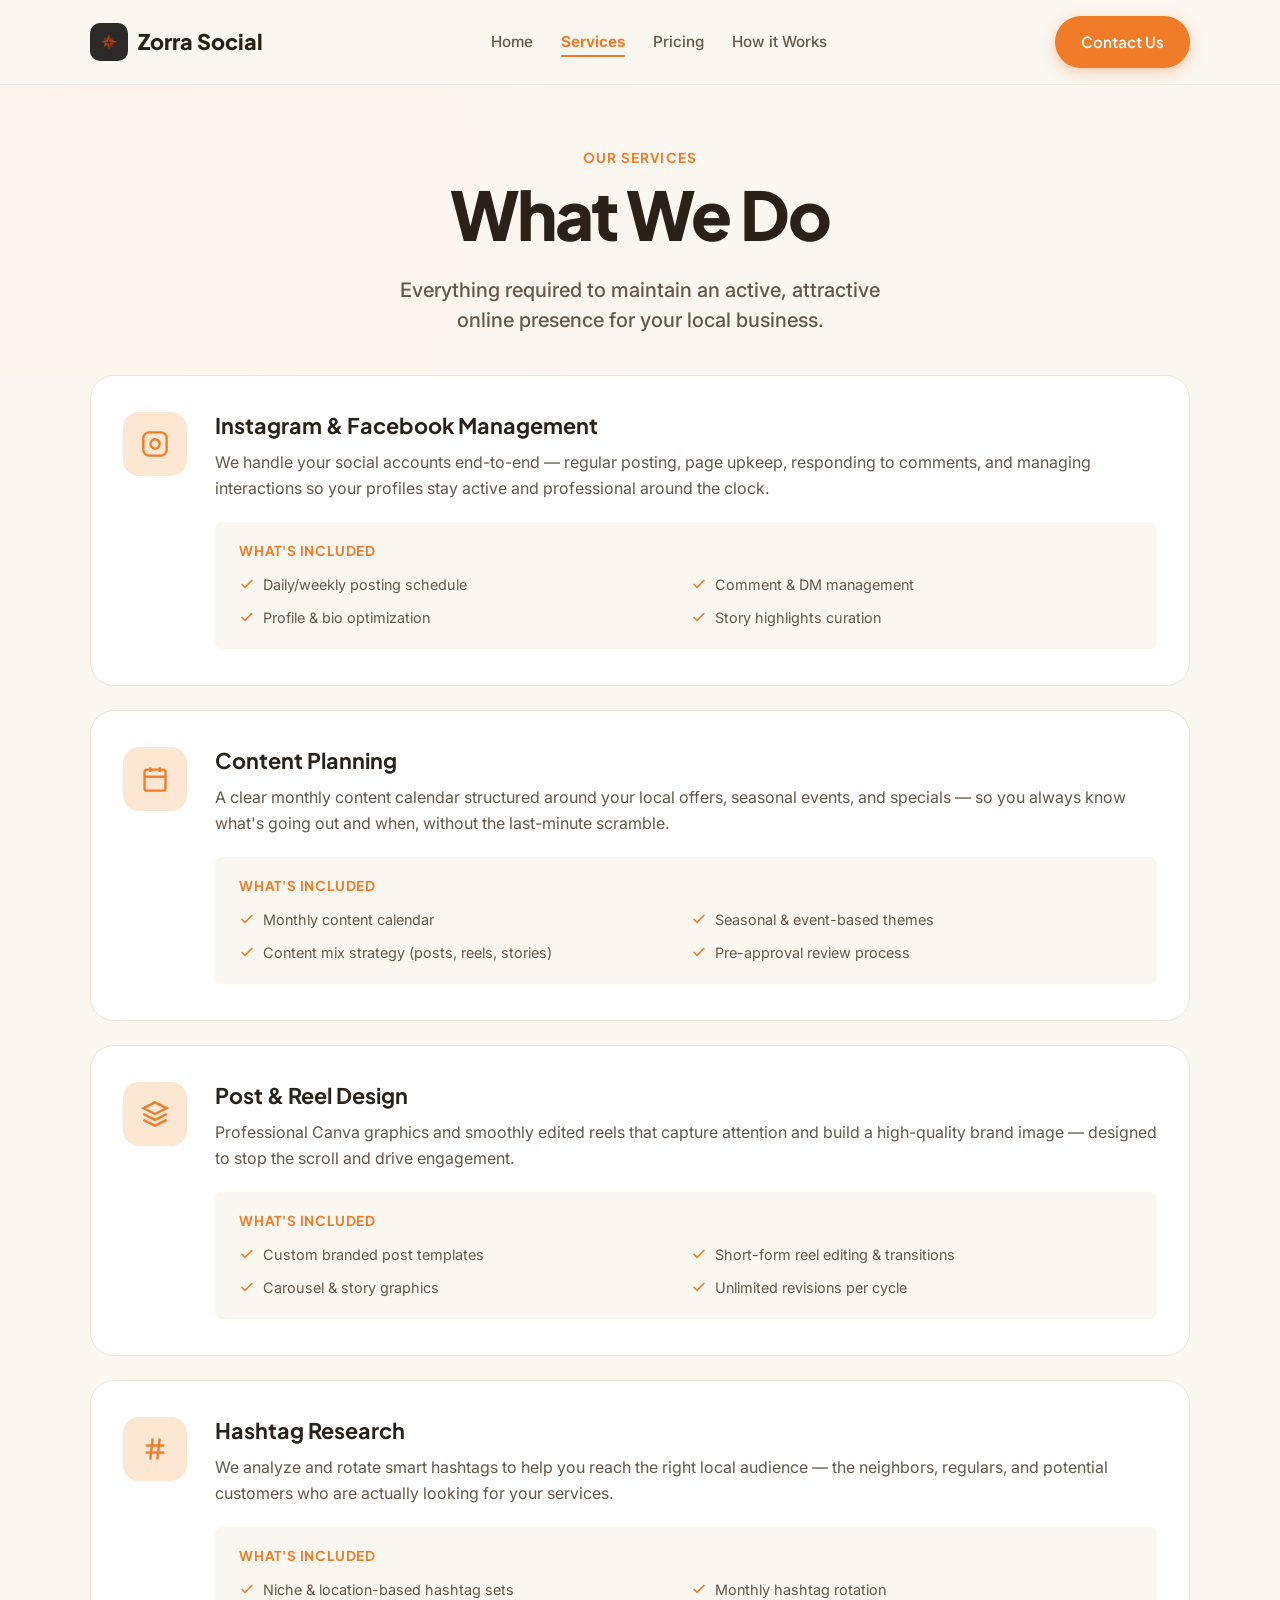
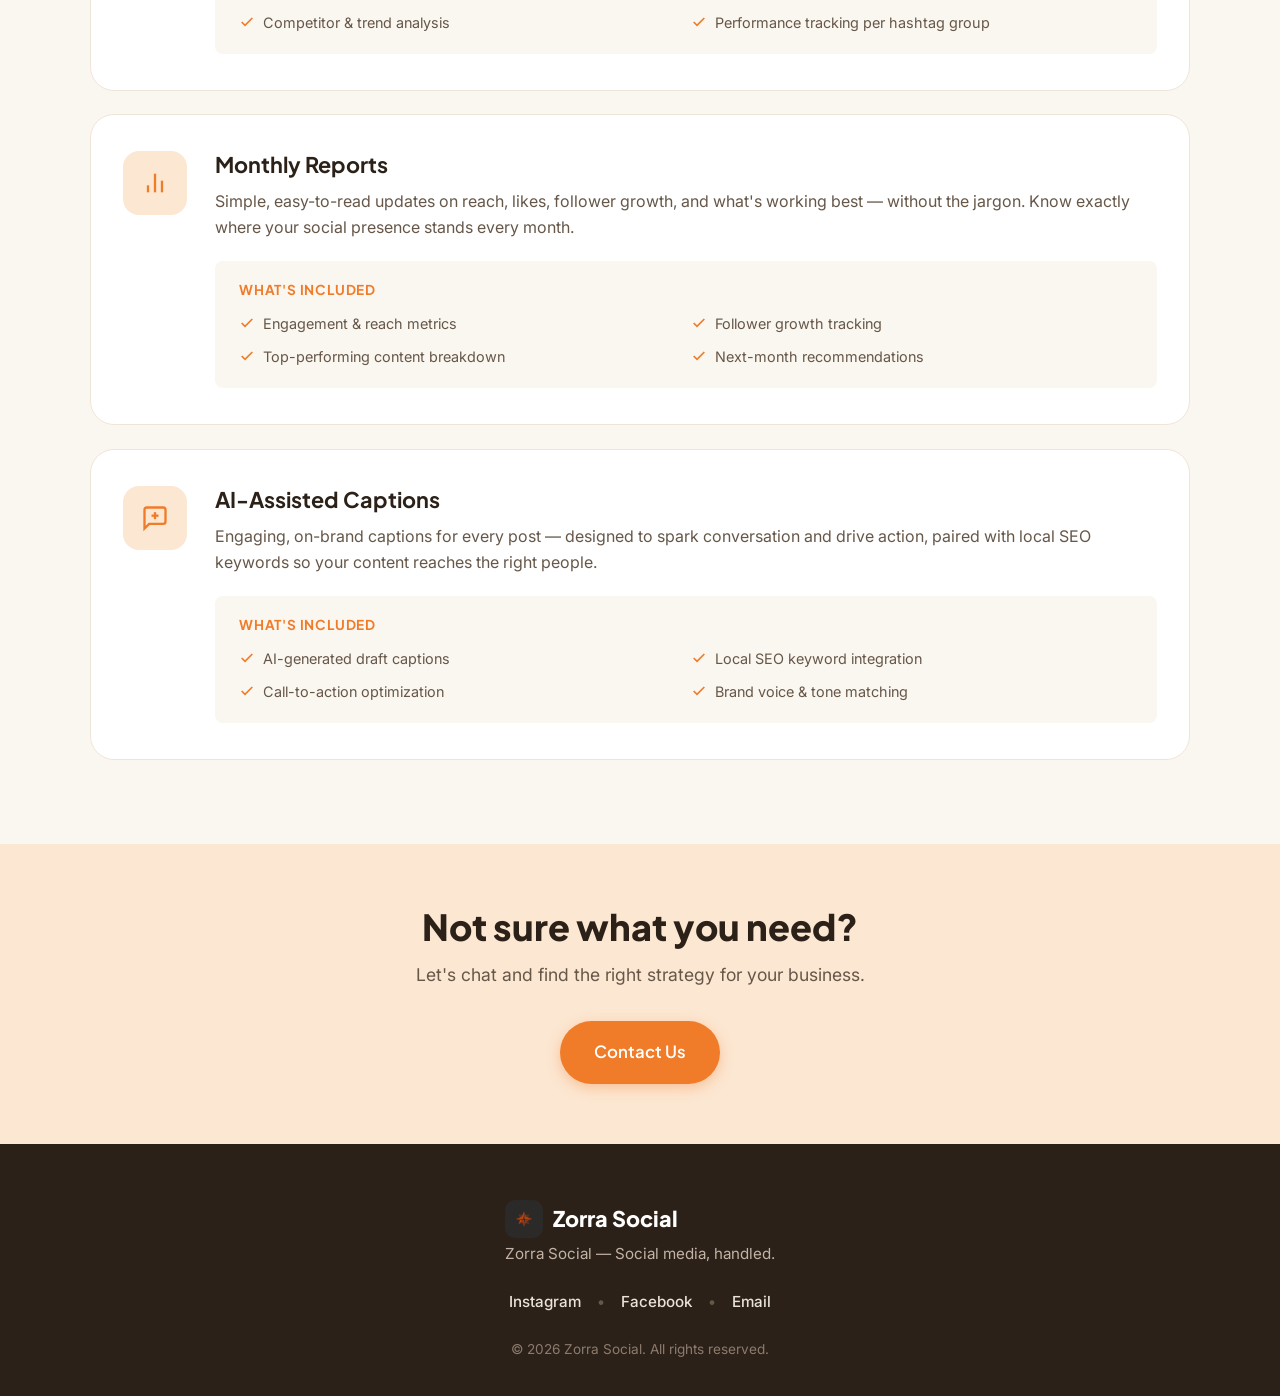
<file: services.html>
<!DOCTYPE html>
<html lang="en">
<head>
  <meta charset="UTF-8">
  <meta name="viewport" content="width=device-width, initial-scale=1.0">
  <title>Services | Zorra Social — What We Do</title>
  <meta name="description" content="Explore our full range of social media services: Instagram & Facebook management, content planning, post & reel design, hashtag research, monthly reports, and AI-assisted captions.">

  <link rel="apple-touch-icon" sizes="180x180" href="favicon_io/apple-touch-icon.png">
  <link rel="icon" type="image/png" sizes="32x32" href="favicon_io/favicon-32x32.png">
  <link rel="icon" type="image/png" sizes="16x16" href="favicon_io/favicon-16x16.png">
  <link rel="shortcut icon" href="favicon_io/favicon.ico">
  <link rel="manifest" href="favicon_io/site.webmanifest">
  <link rel="preconnect" href="https://fonts.googleapis.com">
  <link rel="preconnect" href="https://fonts.gstatic.com" crossorigin>
  <link href="https://fonts.googleapis.com/css2?family=Plus+Jakarta+Sans:wght@500;600;700;800&family=Inter:wght@400;500;600&display=swap" rel="stylesheet">
  <link rel="stylesheet" href="style.css">
</head>
<body>

  <!-- NAVBAR -->
  <nav class="navbar" id="navbar">
    <div class="container nav-container">
      <a href="index.html" class="logo">
        <img src="favicon_io/android-chrome-192x192.png" alt="Zorra Social" class="logo-img">
        <span class="logo-text">Zorra Social</span>
      </a>

      <div class="nav-menu" id="nav-menu">
        <ul class="nav-list">
          <li><a href="index.html" class="nav-link">Home</a></li>
          <li><a href="services.html" class="nav-link active">Services</a></li>
          <li><a href="pricing.html" class="nav-link">Pricing</a></li>
          <li><a href="how-it-works.html" class="nav-link">How it Works</a></li>
        </ul>
        <div class="nav-cta-mobile">
          <a href="contact.html" class="btn btn-primary">Contact Us</a>
        </div>
      </div>

      <div class="nav-actions">
        <a href="contact.html" class="btn btn-primary nav-btn-desktop">Contact Us</a>
        <button class="hamburger" id="hamburger" aria-label="Toggle navigation menu">
          <span></span><span></span><span></span>
        </button>
      </div>
    </div>
  </nav>

  <!-- SERVICES HEADER -->
  <header class="hero-section" style="padding-bottom: 40px; text-align: center;">
    <div class="container animate-on-scroll">
      <span class="section-subtitle">OUR SERVICES</span>
      <h1 class="hero-title">What We Do</h1>
      <p class="hero-subheadline" style="margin: 0 auto;">Everything required to maintain an active, attractive online presence for your local business.</p>
    </div>
  </header>

  <!-- FULL SERVICES DETAIL -->
  <section class="services-section" style="padding-top: 0;">
    <div class="container">

      <!-- Service 1 -->
      <div class="service-detail-card animate-on-scroll">
        <div class="service-detail-icon">
          <svg width="28" height="28" viewBox="0 0 24 24" fill="none" stroke="currentColor" stroke-width="2"><rect x="2" y="2" width="20" height="20" rx="5"/><path d="M16 11.37A4 4 0 1 1 12.63 8 4 4 0 0 1 16 11.37z"/><line x1="17.5" y1="6.5" x2="17.51" y2="6.5"/></svg>
        </div>
        <div class="service-detail-body">
          <h3>Instagram & Facebook Management</h3>
          <p>We handle your social accounts end-to-end — regular posting, page upkeep, responding to comments, and managing interactions so your profiles stay active and professional around the clock.</p>
          <div class="service-includes">
            <h4>What's Included</h4>
            <ul>
              <li>
                <svg width="16" height="16" viewBox="0 0 24 24" fill="none" stroke="currentColor" stroke-width="2.5"><polyline points="20 6 9 17 4 12"/></svg>
                Daily/weekly posting schedule
              </li>
              <li>
                <svg width="16" height="16" viewBox="0 0 24 24" fill="none" stroke="currentColor" stroke-width="2.5"><polyline points="20 6 9 17 4 12"/></svg>
                Comment & DM management
              </li>
              <li>
                <svg width="16" height="16" viewBox="0 0 24 24" fill="none" stroke="currentColor" stroke-width="2.5"><polyline points="20 6 9 17 4 12"/></svg>
                Profile & bio optimization
              </li>
              <li>
                <svg width="16" height="16" viewBox="0 0 24 24" fill="none" stroke="currentColor" stroke-width="2.5"><polyline points="20 6 9 17 4 12"/></svg>
                Story highlights curation
              </li>
            </ul>
          </div>
        </div>
      </div>

      <!-- Service 2 -->
      <div class="service-detail-card animate-on-scroll">
        <div class="service-detail-icon">
          <svg width="28" height="28" viewBox="0 0 24 24" fill="none" stroke="currentColor" stroke-width="2"><rect x="3" y="4" width="18" height="18" rx="2" ry="2"/><line x1="16" y1="2" x2="16" y2="6"/><line x1="8" y1="2" x2="8" y2="6"/><line x1="3" y1="10" x2="21" y2="10"/></svg>
        </div>
        <div class="service-detail-body">
          <h3>Content Planning</h3>
          <p>A clear monthly content calendar structured around your local offers, seasonal events, and specials — so you always know what's going out and when, without the last-minute scramble.</p>
          <div class="service-includes">
            <h4>What's Included</h4>
            <ul>
              <li>
                <svg width="16" height="16" viewBox="0 0 24 24" fill="none" stroke="currentColor" stroke-width="2.5"><polyline points="20 6 9 17 4 12"/></svg>
                Monthly content calendar
              </li>
              <li>
                <svg width="16" height="16" viewBox="0 0 24 24" fill="none" stroke="currentColor" stroke-width="2.5"><polyline points="20 6 9 17 4 12"/></svg>
                Seasonal & event-based themes
              </li>
              <li>
                <svg width="16" height="16" viewBox="0 0 24 24" fill="none" stroke="currentColor" stroke-width="2.5"><polyline points="20 6 9 17 4 12"/></svg>
                Content mix strategy (posts, reels, stories)
              </li>
              <li>
                <svg width="16" height="16" viewBox="0 0 24 24" fill="none" stroke="currentColor" stroke-width="2.5"><polyline points="20 6 9 17 4 12"/></svg>
                Pre-approval review process
              </li>
            </ul>
          </div>
        </div>
      </div>

      <!-- Service 3 -->
      <div class="service-detail-card animate-on-scroll">
        <div class="service-detail-icon">
          <svg width="28" height="28" viewBox="0 0 24 24" fill="none" stroke="currentColor" stroke-width="2"><polygon points="12 2 2 7 12 12 22 7 12 2"/><polyline points="2 17 12 22 22 17"/><polyline points="2 12 12 17 22 12"/></svg>
        </div>
        <div class="service-detail-body">
          <h3>Post & Reel Design</h3>
          <p>Professional Canva graphics and smoothly edited reels that capture attention and build a high-quality brand image — designed to stop the scroll and drive engagement.</p>
          <div class="service-includes">
            <h4>What's Included</h4>
            <ul>
              <li>
                <svg width="16" height="16" viewBox="0 0 24 24" fill="none" stroke="currentColor" stroke-width="2.5"><polyline points="20 6 9 17 4 12"/></svg>
                Custom branded post templates
              </li>
              <li>
                <svg width="16" height="16" viewBox="0 0 24 24" fill="none" stroke="currentColor" stroke-width="2.5"><polyline points="20 6 9 17 4 12"/></svg>
                Short-form reel editing & transitions
              </li>
              <li>
                <svg width="16" height="16" viewBox="0 0 24 24" fill="none" stroke="currentColor" stroke-width="2.5"><polyline points="20 6 9 17 4 12"/></svg>
                Carousel & story graphics
              </li>
              <li>
                <svg width="16" height="16" viewBox="0 0 24 24" fill="none" stroke="currentColor" stroke-width="2.5"><polyline points="20 6 9 17 4 12"/></svg>
                Unlimited revisions per cycle
              </li>
            </ul>
          </div>
        </div>
      </div>

      <!-- Service 4 -->
      <div class="service-detail-card animate-on-scroll">
        <div class="service-detail-icon">
          <svg width="28" height="28" viewBox="0 0 24 24" fill="none" stroke="currentColor" stroke-width="2"><line x1="4" y1="9" x2="20" y2="9"/><line x1="4" y1="15" x2="20" y2="15"/><line x1="10" y1="3" x2="8" y2="21"/><line x1="16" y1="3" x2="14" y2="21"/></svg>
        </div>
        <div class="service-detail-body">
          <h3>Hashtag Research</h3>
          <p>We analyze and rotate smart hashtags to help you reach the right local audience — the neighbors, regulars, and potential customers who are actually looking for your services.</p>
          <div class="service-includes">
            <h4>What's Included</h4>
            <ul>
              <li>
                <svg width="16" height="16" viewBox="0 0 24 24" fill="none" stroke="currentColor" stroke-width="2.5"><polyline points="20 6 9 17 4 12"/></svg>
                Niche & location-based hashtag sets
              </li>
              <li>
                <svg width="16" height="16" viewBox="0 0 24 24" fill="none" stroke="currentColor" stroke-width="2.5"><polyline points="20 6 9 17 4 12"/></svg>
                Monthly hashtag rotation
              </li>
              <li>
                <svg width="16" height="16" viewBox="0 0 24 24" fill="none" stroke="currentColor" stroke-width="2.5"><polyline points="20 6 9 17 4 12"/></svg>
                Competitor & trend analysis
              </li>
              <li>
                <svg width="16" height="16" viewBox="0 0 24 24" fill="none" stroke="currentColor" stroke-width="2.5"><polyline points="20 6 9 17 4 12"/></svg>
                Performance tracking per hashtag group
              </li>
            </ul>
          </div>
        </div>
      </div>

      <!-- Service 5 -->
      <div class="service-detail-card animate-on-scroll">
        <div class="service-detail-icon">
          <svg width="28" height="28" viewBox="0 0 24 24" fill="none" stroke="currentColor" stroke-width="2"><line x1="18" y1="20" x2="18" y2="10"/><line x1="12" y1="20" x2="12" y2="4"/><line x1="6" y1="20" x2="6" y2="14"/></svg>
        </div>
        <div class="service-detail-body">
          <h3>Monthly Reports</h3>
          <p>Simple, easy-to-read updates on reach, likes, follower growth, and what's working best — without the jargon. Know exactly where your social presence stands every month.</p>
          <div class="service-includes">
            <h4>What's Included</h4>
            <ul>
              <li>
                <svg width="16" height="16" viewBox="0 0 24 24" fill="none" stroke="currentColor" stroke-width="2.5"><polyline points="20 6 9 17 4 12"/></svg>
                Engagement & reach metrics
              </li>
              <li>
                <svg width="16" height="16" viewBox="0 0 24 24" fill="none" stroke="currentColor" stroke-width="2.5"><polyline points="20 6 9 17 4 12"/></svg>
                Follower growth tracking
              </li>
              <li>
                <svg width="16" height="16" viewBox="0 0 24 24" fill="none" stroke="currentColor" stroke-width="2.5"><polyline points="20 6 9 17 4 12"/></svg>
                Top-performing content breakdown
              </li>
              <li>
                <svg width="16" height="16" viewBox="0 0 24 24" fill="none" stroke="currentColor" stroke-width="2.5"><polyline points="20 6 9 17 4 12"/></svg>
                Next-month recommendations
              </li>
            </ul>
          </div>
        </div>
      </div>

      <!-- Service 6 -->
      <div class="service-detail-card animate-on-scroll">
        <div class="service-detail-icon">
          <svg width="28" height="28" viewBox="0 0 24 24" fill="none" stroke="currentColor" stroke-width="2"><path d="M21 15a2 2 0 0 1-2 2H7l-4 4V5a2 2 0 0 1 2-2h14a2 2 0 0 1 2 2z"/><path d="M12 7v6"/><path d="M9 10h6"/></svg>
        </div>
        <div class="service-detail-body">
          <h3>AI-Assisted Captions</h3>
          <p>Engaging, on-brand captions for every post — designed to spark conversation and drive action, paired with local SEO keywords so your content reaches the right people.</p>
          <div class="service-includes">
            <h4>What's Included</h4>
            <ul>
              <li>
                <svg width="16" height="16" viewBox="0 0 24 24" fill="none" stroke="currentColor" stroke-width="2.5"><polyline points="20 6 9 17 4 12"/></svg>
                AI-generated draft captions
              </li>
              <li>
                <svg width="16" height="16" viewBox="0 0 24 24" fill="none" stroke="currentColor" stroke-width="2.5"><polyline points="20 6 9 17 4 12"/></svg>
                Local SEO keyword integration
              </li>
              <li>
                <svg width="16" height="16" viewBox="0 0 24 24" fill="none" stroke="currentColor" stroke-width="2.5"><polyline points="20 6 9 17 4 12"/></svg>
                Call-to-action optimization
              </li>
              <li>
                <svg width="16" height="16" viewBox="0 0 24 24" fill="none" stroke="currentColor" stroke-width="2.5"><polyline points="20 6 9 17 4 12"/></svg>
                Brand voice & tone matching
              </li>
            </ul>
          </div>
        </div>
      </div>

    </div>
  </section>

  <!-- CTA -->
  <section class="how-section">
    <div class="container animate-on-scroll">
      <div class="section-header center" style="margin-bottom: 0;">
        <h2 class="section-title">Not sure what you need?</h2>
        <p class="section-desc" style="margin-bottom: 32px;">Let's chat and find the right strategy for your business.</p>
        <a href="contact.html" class="btn btn-primary btn-large">Contact Us</a>
      </div>
    </div>
  </section>

  <!-- FOOTER -->
  <footer class="footer">
    <div class="container footer-container">
      <div class="footer-brand">
        <a href="index.html" class="logo">
          <img src="favicon_io/android-chrome-192x192.png" alt="Zorra Social" class="logo-img">
          <span class="logo-text">Zorra Social</span>
        </a>
        <p class="footer-tagline">Zorra Social — Social media, handled.</p>
      </div>
      <div class="footer-socials">
        <a href="#" target="_blank" rel="noopener noreferrer">Instagram</a>
        <span class="footer-divider">•</span>
        <a href="#" target="_blank" rel="noopener noreferrer">Facebook</a>
        <span class="footer-divider">•</span>
        <a href="mailto:contact@zorrasocial.com">Email</a>
      </div>
      <div class="footer-bottom">
        <p>© 2026 Zorra Social. All rights reserved.</p>
      </div>
    </div>
  </footer>

  <script src="script.js"></script>
</body>
</html>
</file>
<file: style.css>
/* ==========================================================================
   ZORRA SOCIAL - STYLESHEET
   Clean, friendly, modern design for small local business owners.
   ========================================================================== */

:root {
  /* Colors */
  --primary: #F07C2A;
  --primary-hover: #D86618;
  --primary-light: #FFF2E6;
  --text-dark: #2B2118;
  --text-muted: #665749;
  --text-light: #8C7B6D;
  --bg-cream: #FCE7D2;
  --bg-light: #FAF6F0;
  --bg-white: #FFFFFF;
  --border-light: #EFE4D8;
  --error-red: #D32F2F;
  --success-green: #2E7D32;
  
  /* Shadows */
  --shadow-sm: 0 2px 8px rgba(43, 33, 24, 0.04);
  --shadow-md: 0 8px 24px rgba(43, 33, 24, 0.08);
  --shadow-lg: 0 16px 36px rgba(43, 33, 24, 0.12);

  /* Radius & Transitions */
  --radius-sm: 8px;
  --radius-md: 16px;
  --radius-lg: 24px;
  --radius-full: 9999px;
  --transition: all 0.25s cubic-bezier(0.16, 1, 0.3, 1);

  /* Typography */
  --font-heading: 'Plus Jakarta Sans', -apple-system, BlinkMacSystemFont, sans-serif;
  --font-body: 'Inter', -apple-system, BlinkMacSystemFont, sans-serif;
}

/* Reset & Base */
*, *::before, *::after {
  box-sizing: border-box;
  margin: 0;
  padding: 0;
}

html {
  scroll-behavior: smooth;
  font-size: 16px;
}

body {
  font-family: var(--font-body);
  color: var(--text-dark);
  background: radial-gradient(circle at 10% 20%, rgba(252, 231, 210, 0.4) 0%, rgba(250, 246, 240, 1) 40%, rgba(250, 246, 240, 1) 100%);
  background-attachment: fixed;
  line-height: 1.6;
  -webkit-font-smoothing: antialiased;
  -moz-osx-font-smoothing: grayscale;
}

/* Scroll Animations */
.animate-on-scroll {
  opacity: 0;
  transform: translateY(24px);
  transition: opacity 0.7s cubic-bezier(0.16, 1, 0.3, 1), transform 0.7s cubic-bezier(0.16, 1, 0.3, 1);
  will-change: opacity, transform;
}
.animate-on-scroll.visible {
  opacity: 1;
  transform: translateY(0);
}

h1, h2, h3, h4, h5, h6 {
  font-family: var(--font-heading);
  color: var(--text-dark);
  line-height: 1.25;
  font-weight: 700;
}

p {
  color: var(--text-muted);
}

a {
  text-decoration: none;
  color: inherit;
  transition: var(--transition);
}

ul {
  list-style: none;
}

img, svg {
  display: block;
  max-width: 100%;
}

/* Container */
.container {
  width: 100%;
  max-width: 1140px;
  margin: 0 auto;
  padding: 0 20px;
}

/* Buttons */
.btn {
  display: inline-flex;
  align-items: center;
  justify-content: center;
  gap: 8px;
  padding: 12px 24px;
  font-family: var(--font-heading);
  font-size: 0.95rem;
  font-weight: 600;
  border-radius: var(--radius-full);
  cursor: pointer;
  transition: var(--transition);
  border: 2px solid transparent;
  text-align: center;
}

.btn-primary {
  background-color: var(--primary);
  color: #FFFFFF;
  box-shadow: 0 4px 14px rgba(240, 124, 42, 0.35);
}

.btn-primary:hover {
  background-color: var(--primary-hover);
  transform: translateY(-2px);
  box-shadow: 0 6px 20px rgba(240, 124, 42, 0.45);
}

.btn-outline {
  background-color: transparent;
  color: var(--text-dark);
  border-color: var(--border-light);
}

.btn-outline:hover {
  background-color: var(--bg-cream);
  border-color: var(--primary);
  color: var(--text-dark);
  transform: translateY(-2px);
}

.btn-large {
  padding: 16px 32px;
  font-size: 1.05rem;
}

.btn-full {
  width: 100%;
}

/* Section Common Styles */
section {
  padding: 60px 0;
}

.section-header {
  margin-bottom: 48px;
}

.section-header.center {
  text-align: center;
}

.section-subtitle {
  display: inline-block;
  font-family: var(--font-heading);
  font-size: 0.85rem;
  font-weight: 700;
  letter-spacing: 1.2px;
  color: var(--primary);
  text-transform: uppercase;
  margin-bottom: 8px;
}

.section-title {
  font-size: 2.25rem;
  font-weight: 800;
  margin-bottom: 12px;
}

.section-desc {
  font-size: 1.1rem;
  max-width: 600px;
  margin: 0 auto;
}

/* ==========================================================================
   1. NAVBAR
   ========================================================================== */
.navbar {
  position: sticky;
  top: 0;
  left: 0;
  width: 100%;
  z-index: 1000;
  background-color: rgba(250, 246, 240, 0.92);
  backdrop-filter: blur(12px);
  border-bottom: 1px solid rgba(43, 33, 24, 0.06);
  padding: 16px 0;
  transition: var(--transition);
}

.nav-container {
  display: flex;
  align-items: center;
  justify-content: space-between;
}

.logo {
  display: flex;
  align-items: center;
  gap: 10px;
  font-family: var(--font-heading);
  font-weight: 800;
  font-size: 1.35rem;
  color: var(--text-dark);
}

.logo-icon {
  display: flex;
  align-items: center;
  justify-content: center;
  width: 38px;
  height: 38px;
  background-color: var(--bg-cream);
  color: var(--primary);
  border-radius: 12px;
}

.logo-img {
  width: 38px;
  height: 38px;
  border-radius: 10px;
  object-fit: contain;
}

.nav-menu {
  display: flex;
  align-items: center;
  gap: 32px;
}

.nav-list {
  display: flex;
  align-items: center;
  gap: 28px;
}

.nav-link {
  font-weight: 500;
  font-size: 0.95rem;
  color: var(--text-muted);
  position: relative;
}

.nav-link:hover, .nav-link.active {
  color: var(--primary);
}
.nav-link.active {
  font-weight: 700;
}

/* Active page underline indicator */
.nav-link.active::after {
  content: '';
  position: absolute;
  bottom: -6px;
  left: 0;
  width: 100%;
  height: 2px;
  background-color: var(--primary);
  border-radius: 2px;
}

/* Contact button active state (when on contact page) */
.nav-contact-active {
  background-color: var(--primary-hover);
  box-shadow: 0 6px 20px rgba(240, 124, 42, 0.45), inset 0 0 0 2px rgba(255,255,255,0.2);
}

.nav-actions {
  display: flex;
  align-items: center;
  gap: 16px;
}

.nav-cta-mobile {
  display: none;
}

.hamburger {
  display: none;
  background: none;
  border: none;
  cursor: pointer;
  padding: 8px;
  flex-direction: column;
  gap: 5px;
}

.hamburger span {
  display: block;
  width: 24px;
  height: 2.5px;
  background-color: var(--text-dark);
  border-radius: 2px;
  transition: var(--transition);
}

/* Mobile Nav Styles */
@media (max-width: 868px) {
  .nav-btn-desktop {
    display: none;
  }
  
  .hamburger {
    display: flex;
  }

  .nav-menu {
    position: fixed;
    top: 71px;
    left: 0;
    width: 100%;
    background-color: var(--bg-light);
    flex-direction: column;
    padding: 32px 20px;
    box-shadow: var(--shadow-lg);
    border-bottom: 1px solid var(--border-light);
    transform: translateY(-150%);
    opacity: 0;
    visibility: hidden;
    transition: var(--transition);
  }

  .nav-menu.active {
    transform: translateY(0);
    opacity: 1;
    visibility: visible;
  }

  .nav-list {
    flex-direction: column;
    gap: 20px;
    width: 100%;
    text-align: center;
  }

  .nav-link {
    font-size: 1.1rem;
  }

  .nav-link.active::after {
    bottom: -4px;
  }

  .nav-cta-mobile {
    display: block;
    width: 100%;
    margin-top: 12px;
  }

  .hamburger.active span:nth-child(1) {
    transform: translateY(7.5px) rotate(45deg);
  }
  .hamburger.active span:nth-child(2) {
    opacity: 0;
  }
  .hamburger.active span:nth-child(3) {
    transform: translateY(-7.5px) rotate(-45deg);
  }
}

/* ==========================================================================
   2. HERO SECTION
   ========================================================================== */
.hero-section {
  padding: 60px 0 80px;
  overflow: hidden;
}

.hero-container {
  display: grid;
  grid-template-columns: 1fr 1fr;
  gap: 48px;
  align-items: center;
}

.hero-badge {
  display: inline-flex;
  align-items: center;
  gap: 8px;
  background-color: var(--bg-cream);
  color: var(--text-dark);
  padding: 6px 16px;
  border-radius: var(--radius-full);
  font-size: 0.85rem;
  font-weight: 600;
  margin-bottom: 24px;
  border: 1px solid rgba(240, 124, 42, 0.2);
}

.badge-dot {
  width: 8px;
  height: 8px;
  background-color: var(--primary);
  border-radius: 50%;
}

.hero-title {
  font-size: 4.2rem;
  font-weight: 800;
  line-height: 1.1;
  letter-spacing: -0.03em;
  margin-bottom: 24px;
}

.highlight-text {
  color: var(--primary);
  position: relative;
  display: inline-block;
}

.hero-subheadline {
  font-size: 1.25rem;
  line-height: 1.5;
  margin-bottom: 32px;
  max-width: 500px;
  font-weight: 500;
  color: var(--text-muted);
}

.hero-cta-group {
  display: flex;
  flex-direction: column;
  gap: 16px;
  align-items: flex-start;
}

.hero-guarantee {
  display: flex;
  align-items: center;
  gap: 6px;
  font-size: 0.9rem;
  font-weight: 500;
  color: var(--text-muted);
}

.hero-guarantee svg {
  color: var(--primary);
}

/* Hero Visual Cards */
.hero-visual {
  position: relative;
}

.visual-card {
  background-color: var(--bg-white);
  border-radius: var(--radius-md);
  box-shadow: var(--shadow-lg);
  border: 1px solid var(--border-light);
  padding: 24px;
}

.main-card {
  width: 100%;
}

.card-header {
  display: flex;
  align-items: center;
  gap: 12px;
  margin-bottom: 16px;
}

.avatar {
  width: 42px;
  height: 42px;
  background-color: var(--bg-cream);
  color: var(--primary);
  border-radius: 50%;
  display: flex;
  align-items: center;
  justify-content: center;
}

.profile-name {
  display: block;
  font-weight: 700;
  font-size: 0.95rem;
}

.profile-handle {
  display: block;
  font-size: 0.8rem;
  color: var(--text-light);
}

.post-preview {
  background-color: var(--bg-light);
  border-radius: var(--radius-sm);
  overflow: hidden;
  margin-bottom: 16px;
}

.post-image-placeholder {
  height: 200px;
  background: linear-gradient(135deg, #FCE7D2 0%, #FFF2E6 100%);
  display: flex;
  flex-direction: column;
  align-items: center;
  justify-content: center;
  position: relative;
  color: var(--primary);
}

.post-tag {
  position: absolute;
  top: 12px;
  right: 12px;
  background-color: var(--bg-white);
  color: var(--text-dark);
  padding: 4px 10px;
  border-radius: var(--radius-full);
  font-size: 0.75rem;
  font-weight: 600;
  box-shadow: var(--shadow-sm);
}

.post-stats {
  display: flex;
  gap: 12px;
}

.stat-pill {
  background-color: var(--bg-light);
  padding: 6px 12px;
  border-radius: var(--radius-full);
  font-size: 0.8rem;
  font-weight: 600;
  color: var(--text-muted);
}

.floating-card {
  position: absolute;
  bottom: -20px;
  left: -20px;
  display: flex;
  align-items: center;
  gap: 14px;
  padding: 16px 20px;
  background-color: var(--bg-white);
  border: 1px solid var(--bg-cream);
  box-shadow: var(--shadow-md);
  max-width: 260px;
  animation: floatAnim 4s ease-in-out infinite alternate;
}

.floating-icon {
  font-size: 1.8rem;
}

.floating-card strong {
  display: block;
  font-size: 0.9rem;
  color: var(--text-dark);
}

.floating-card p {
  font-size: 0.8rem;
  color: var(--text-muted);
}

@keyframes floatAnim {
  0% { transform: translateY(0); }
  100% { transform: translateY(-8px); }
}

@media (max-width: 992px) {
  .hero-container {
    grid-template-columns: 1fr;
    text-align: center;
    gap: 40px;
  }

  .hero-subheadline {
    margin-left: auto;
    margin-right: auto;
  }

  .hero-cta-group {
    align-items: center;
  }

  .hero-title {
    font-size: 2.75rem;
  }

  .hero-visual {
    max-width: 480px;
    margin: 0 auto;
    width: 100%;
  }
}

@media (max-width: 480px) {
  .hero-title {
    font-size: 2.25rem;
  }
  .floating-card {
    position: relative;
    bottom: 0;
    left: 0;
    margin-top: 16px;
    max-width: 100%;
  }
}

/* ==========================================================================
   3. PROBLEM / VALUE SECTION
   ========================================================================== */
.problem-section {
  background-color: var(--bg-cream);
  position: relative;
}

.problem-headline {
  font-size: 1.85rem;
  font-weight: 700;
  max-width: 820px;
  margin: 0 auto;
  line-height: 1.4;
  color: var(--text-dark);
}

.value-grid {
  display: grid;
  grid-template-columns: repeat(3, 1fr);
  gap: 24px;
}

.value-card {
  background-color: var(--bg-white);
  padding: 36px 28px;
  border-radius: var(--radius-md);
  box-shadow: var(--shadow-sm);
  transition: var(--transition);
}

.value-card:hover {
  transform: translateY(-4px);
  box-shadow: var(--shadow-md);
}

.value-icon {
  width: 56px;
  height: 56px;
  background-color: var(--primary-light);
  color: var(--primary);
  border-radius: var(--radius-sm);
  display: flex;
  align-items: center;
  justify-content: center;
  margin-bottom: 20px;
}

.value-card h3 {
  font-size: 1.25rem;
  margin-bottom: 10px;
}

.value-card p {
  font-size: 0.95rem;
}

@media (max-width: 868px) {
  .value-grid {
    grid-template-columns: 1fr;
    gap: 20px;
  }
  .problem-headline {
    font-size: 1.45rem;
  }
}

/* ==========================================================================
   4. SERVICES SECTION (Compact preview cards on Home)
   ========================================================================== */
.services-section {
  background-color: var(--bg-light);
}

.services-grid {
  display: grid;
  grid-template-columns: repeat(3, 1fr);
  gap: 20px;
}

.service-card {
  background-color: var(--bg-white);
  border: 1px solid var(--border-light);
  padding: 24px 20px;
  border-radius: var(--radius-md);
  display: flex;
  gap: 16px;
  align-items: flex-start;
  transition: var(--transition);
}

.service-card:hover {
  border-color: var(--primary);
  box-shadow: var(--shadow-md);
  transform: translateY(-2px);
}

.service-icon-box {
  width: 44px;
  height: 44px;
  background-color: var(--bg-cream);
  color: var(--primary);
  border-radius: var(--radius-sm);
  display: flex;
  align-items: center;
  justify-content: center;
  flex-shrink: 0;
}

.service-content h3 {
  font-size: 1.1rem;
  margin-bottom: 6px;
}

.service-content p {
  font-size: 0.9rem;
  color: var(--text-muted);
}

@media (max-width: 992px) {
  .services-grid {
    grid-template-columns: repeat(2, 1fr);
  }
}

@media (max-width: 640px) {
  .services-grid {
    grid-template-columns: 1fr;
  }
}

/* ==========================================================================
   4b. SERVICES DETAIL CARDS (Full services.html page)
   ========================================================================== */
.service-detail-card {
  background-color: var(--bg-white);
  border: 1px solid var(--border-light);
  border-radius: var(--radius-lg);
  padding: 36px 32px;
  display: flex;
  gap: 28px;
  align-items: flex-start;
  margin-bottom: 24px;
  transition: var(--transition);
}

.service-detail-card:hover {
  border-color: var(--primary);
  box-shadow: var(--shadow-md);
  transform: translateY(-2px);
}

.service-detail-icon {
  width: 64px;
  height: 64px;
  background-color: var(--bg-cream);
  color: var(--primary);
  border-radius: var(--radius-md);
  display: flex;
  align-items: center;
  justify-content: center;
  flex-shrink: 0;
}

.service-detail-body h3 {
  font-size: 1.35rem;
  margin-bottom: 10px;
}

.service-detail-body > p {
  font-size: 1rem;
  line-height: 1.65;
  color: var(--text-muted);
  margin-bottom: 20px;
}

.service-includes {
  background-color: var(--bg-light);
  border-radius: var(--radius-sm);
  padding: 20px 24px;
}

.service-includes h4 {
  font-family: var(--font-heading);
  font-size: 0.85rem;
  font-weight: 700;
  letter-spacing: 0.8px;
  color: var(--primary);
  text-transform: uppercase;
  margin-bottom: 14px;
}

.service-includes ul {
  display: grid;
  grid-template-columns: 1fr 1fr;
  gap: 10px;
}

.service-includes li {
  display: flex;
  align-items: center;
  gap: 8px;
  font-size: 0.9rem;
  color: var(--text-muted);
}

.service-includes li svg {
  color: var(--primary);
  flex-shrink: 0;
}

@media (max-width: 768px) {
  .service-detail-card {
    flex-direction: column;
    padding: 28px 20px;
  }
  
  .service-includes ul {
    grid-template-columns: 1fr;
  }
}

/* ==========================================================================
   5. PRICING SECTION
   ========================================================================== */
.pricing-section {
  background-color: var(--bg-white);
}

.pricing-grid {
  display: grid;
  grid-template-columns: repeat(3, 1fr);
  gap: 24px;
  align-items: stretch;
}

.pricing-card {
  background-color: var(--bg-light);
  border: 2px solid var(--border-light);
  border-radius: var(--radius-lg);
  padding: 32px 24px;
  display: flex;
  flex-direction: column;
  position: relative;
  transition: transform 0.3s ease, box-shadow 0.3s ease, border-color 0.3s ease;
}

.pricing-card:hover {
  transform: translateY(-4px);
  box-shadow: var(--shadow-md);
  border-color: rgba(240, 124, 42, 0.3);
}

.pricing-card.featured {
  background-color: #FFFFFF;
  border-color: var(--primary);
  box-shadow: 0 16px 40px rgba(240, 124, 42, 0.15), 0 0 0 1px var(--primary);
  transform: scale(1.04);
}

.pricing-card.featured:hover {
  transform: scale(1.04) translateY(-4px);
  box-shadow: 0 20px 48px rgba(240, 124, 42, 0.2), 0 0 0 1px var(--primary);
}

.popular-badge {
  position: absolute;
  top: -16px;
  left: 50%;
  transform: translateX(-50%);
  background-color: var(--primary);
  color: #FFFFFF;
  font-family: var(--font-heading);
  font-size: 0.8rem;
  font-weight: 700;
  padding: 6px 16px;
  border-radius: var(--radius-full);
  text-transform: uppercase;
  letter-spacing: 0.5px;
}

.plan-name {
  font-size: 1.1rem;
  font-weight: 800;
  letter-spacing: 1px;
  color: var(--text-dark);
  margin-bottom: 12px;
}

.plan-price {
  font-family: var(--font-heading);
  font-size: 2rem;
  font-weight: 800;
  color: var(--text-dark);
  margin-bottom: 4px;
}

.plan-price span {
  font-size: 0.9rem;
  font-weight: 500;
  color: var(--text-light);
}

.plan-tagline {
  font-size: 0.9rem;
  font-style: italic;
  margin-bottom: 28px;
}

.plan-features {
  margin-bottom: 36px;
  flex-grow: 1;
}

.plan-features li {
  display: flex;
  align-items: flex-start;
  gap: 10px;
  font-size: 0.95rem;
  color: var(--text-muted);
  margin-bottom: 14px;
}

.plan-features svg {
  color: var(--primary);
  flex-shrink: 0;
  margin-top: 3px;
}

/* Pricing Comparison Table */
.comparison-section {
  margin-top: 60px;
  background-color: var(--bg-white);
  border-radius: var(--radius-lg);
  box-shadow: var(--shadow-sm);
  border: 1px solid var(--border-light);
  overflow-x: auto;
}
.comparison-table {
  width: 100%;
  border-collapse: collapse;
  text-align: left;
}
.comparison-table th, .comparison-table td {
  padding: 20px 24px;
  border-bottom: 1px solid var(--border-light);
}
.comparison-table th {
  font-family: var(--font-heading);
  color: var(--text-dark);
  font-size: 1.1rem;
  font-weight: 700;
  background-color: var(--bg-light);
}
.comparison-table th:first-child {
  width: 40%;
}
.comparison-table td {
  color: var(--text-muted);
  font-size: 0.95rem;
}
.comparison-table td svg {
  color: var(--primary);
  display: inline-block;
  vertical-align: middle;
}
.comparison-table tr:last-child td {
  border-bottom: none;
}
.comparison-table .feature-desc {
  font-size: 0.85rem;
  color: var(--text-light);
  margin-top: 4px;
}

.pricing-footer {
  margin-top: auto;
}

@media (max-width: 992px) {
  .pricing-grid {
    grid-template-columns: 1fr;
    max-width: 480px;
    margin: 0 auto;
    gap: 40px;
  }
  .pricing-card.featured {
    transform: none;
  }
}

/* ==========================================================================
   6. HOW IT WORKS SECTION
   ========================================================================== */
.how-section {
  background-color: var(--bg-cream);
}

.steps-grid {
  display: grid;
  grid-template-columns: repeat(3, 1fr);
  gap: 24px;
  position: relative;
}

.step-card {
  background-color: var(--bg-white);
  padding: 36px 28px;
  border-radius: var(--radius-md);
  box-shadow: var(--shadow-sm);
  text-align: center;
  position: relative;
}

.step-badge {
  display: inline-block;
  background-color: var(--bg-cream);
  color: var(--primary);
  font-family: var(--font-heading);
  font-weight: 800;
  font-size: 0.85rem;
  padding: 6px 14px;
  border-radius: var(--radius-full);
  margin-bottom: 20px;
}

.step-card h3 {
  font-size: 1.2rem;
  margin-bottom: 12px;
}

.step-card p {
  font-size: 0.95rem;
}

@media (max-width: 868px) {
  .steps-grid {
    grid-template-columns: 1fr;
    gap: 20px;
  }
}

/* ==========================================================================
   6b. EXPANDED STEPS (how-it-works.html page)
   ========================================================================== */
.steps-expanded {
  max-width: 800px;
  margin: 0 auto;
  display: flex;
  flex-direction: column;
  align-items: center;
}

.step-expanded-card {
  background-color: var(--bg-white);
  border: 1px solid var(--border-light);
  border-radius: var(--radius-lg);
  padding: 40px 36px;
  display: flex;
  gap: 36px;
  align-items: center;
  width: 100%;
  transition: var(--transition);
}

.step-expanded-card:hover {
  box-shadow: var(--shadow-md);
  border-color: rgba(240, 124, 42, 0.3);
  transform: translateY(-2px);
}

.step-expanded-visual {
  flex-shrink: 0;
  display: flex;
  flex-direction: column;
  align-items: center;
  gap: 16px;
}

.step-illustration {
  width: 120px;
  height: 120px;
  background: linear-gradient(135deg, #FFF2E6 0%, #FCE7D2 100%);
  border-radius: var(--radius-lg);
  display: flex;
  align-items: center;
  justify-content: center;
  transition: var(--transition);
}

.step-expanded-card:hover .step-illustration {
  transform: scale(1.05);
}

.step-badge-large {
  display: inline-block;
  background-color: var(--bg-cream);
  color: var(--primary);
  font-family: var(--font-heading);
  font-weight: 800;
  font-size: 0.9rem;
  padding: 8px 18px;
  border-radius: var(--radius-full);
  letter-spacing: 0.5px;
}

.step-expanded-body h3 {
  font-size: 1.5rem;
  margin-bottom: 12px;
}

.step-expanded-body > p {
  font-size: 1.05rem;
  color: var(--text-muted);
  line-height: 1.65;
  margin-bottom: 16px;
}

.step-highlight {
  display: inline-flex;
  align-items: center;
  gap: 8px;
  background-color: var(--primary-light);
  color: var(--primary);
  font-family: var(--font-heading);
  font-weight: 600;
  font-size: 0.9rem;
  padding: 8px 16px;
  border-radius: var(--radius-full);
}

.step-highlight svg {
  color: var(--primary);
}

.step-connector {
  display: flex;
  justify-content: center;
  padding: 4px 0;
}

@media (max-width: 640px) {
  .step-expanded-card {
    flex-direction: column;
    text-align: center;
    padding: 28px 20px;
    gap: 20px;
  }
  
  .step-illustration {
    width: 100px;
    height: 100px;
  }

  .step-expanded-body h3 {
    font-size: 1.3rem;
  }
}

/* ==========================================================================
   7. CONTACT / CTA SECTION
   ========================================================================== */
.contact-section {
  background-color: var(--bg-light);
}

.contact-card-wrapper {
  background-color: var(--bg-white);
  border-radius: var(--radius-lg);
  padding: 48px 36px;
  box-shadow: var(--shadow-lg);
  border: 1px solid var(--border-light);
  max-width: 820px;
  margin: 0 auto;
}

.contact-header h2 {
  font-size: 2.25rem;
  font-weight: 800;
  margin-bottom: 12px;
}

.contact-header p {
  font-size: 1.1rem;
  margin-bottom: 28px;
}

.selected-plan-banner {
  background-color: var(--bg-cream);
  border: 1px solid var(--primary);
  color: var(--text-dark);
  padding: 12px 20px;
  border-radius: var(--radius-sm);
  display: flex;
  align-items: center;
  justify-content: space-between;
  margin-bottom: 28px;
  font-size: 0.95rem;
  animation: fadeIn 0.3s ease;
}

.clear-plan-btn {
  background: none;
  border: none;
  font-size: 1.4rem;
  color: var(--text-muted);
  cursor: pointer;
  line-height: 1;
  padding: 0 4px;
}

.clear-plan-btn:hover {
  color: var(--error-red);
}

@keyframes fadeIn {
  from { opacity: 0; transform: translateY(-6px); }
  to { opacity: 1; transform: translateY(0); }
}

.contact-form {
  display: flex;
  flex-direction: column;
  gap: 20px;
}

.form-row {
  display: grid;
  grid-template-columns: 1fr 1fr;
  gap: 20px;
}

.form-group {
  display: flex;
  flex-direction: column;
  gap: 8px;
  text-align: left;
}

.form-group label {
  font-family: var(--font-heading);
  font-size: 0.9rem;
  font-weight: 600;
  color: var(--text-dark);
}

.req {
  color: var(--error-red);
}

.optional {
  font-size: 0.8rem;
  font-weight: 400;
  color: var(--text-light);
}

.form-group input,
.form-group select,
.form-group textarea {
  width: 100%;
  padding: 14px 18px;
  font-family: var(--font-body);
  font-size: 0.95rem;
  border: 1.5px solid var(--border-light);
  border-radius: var(--radius-sm);
  background-color: var(--bg-light);
  color: var(--text-dark);
  transition: var(--transition);
}

.form-group select {
  appearance: none;
  background-image: url("data:image/svg+xml;utf8,<svg xmlns='http://www.w3.org/2000/svg' width='16' height='16' viewBox='0 0 24 24' fill='none' stroke='%232B2118' stroke-width='2' stroke-linecap='round' stroke-linejoin='round'><polyline points='6 9 12 15 18 9'/></svg>");
  background-repeat: no-repeat;
  background-position: right 16px center;
  background-size: 16px;
  cursor: pointer;
}

.form-group input:focus,
.form-group select:focus,
.form-group textarea:focus {
  outline: none;
  border-color: var(--primary);
  background-color: #FFFFFF;
  box-shadow: 0 0 0 4px rgba(240, 124, 42, 0.15);
}

.form-group.error input,
.form-group.error select {
  border-color: var(--error-red);
  background-color: #FFF5F5;
}

.field-error {
  font-size: 0.8rem;
  color: var(--error-red);
  font-weight: 500;
  display: none;
}

.form-group.error .field-error {
  display: block;
}

.form-status {
  text-align: center;
  font-weight: 600;
  font-size: 1rem;
  padding: 0;
  transition: var(--transition);
}

.form-status.success {
  color: var(--success-green);
  background-color: #E8F5E9;
  padding: 16px;
  border-radius: var(--radius-sm);
  border: 1px solid #A5D6A7;
}

@media (max-width: 640px) {
  .contact-card-wrapper {
    padding: 36px 20px;
  }
  .form-row {
    grid-template-columns: 1fr;
  }
  .contact-header h2 {
    font-size: 1.75rem;
  }
}

/* ==========================================================================
   8. FOOTER
   ========================================================================== */
.footer {
  background-color: var(--text-dark);
  color: #FFFFFF;
  padding: 56px 0 36px;
}

.footer-container {
  display: flex;
  flex-direction: column;
  align-items: center;
  text-align: center;
  gap: 24px;
}

.footer .logo {
  color: #FFFFFF;
}

.footer .logo-icon {
  background-color: rgba(252, 231, 210, 0.15);
  color: var(--primary);
}

.footer-tagline {
  color: #C2B3A5;
  font-size: 0.95rem;
  margin-top: 4px;
}

.footer-socials {
  display: flex;
  align-items: center;
  gap: 16px;
  font-weight: 500;
  font-size: 0.95rem;
}

.footer-socials a {
  color: #EAE3DC;
}

.footer-socials a:hover {
  color: var(--primary);
}

.footer-divider {
  color: #665749;
}

.footer-bottom p {
  color: #8C7B6D;
  font-size: 0.85rem;
}
</file>
